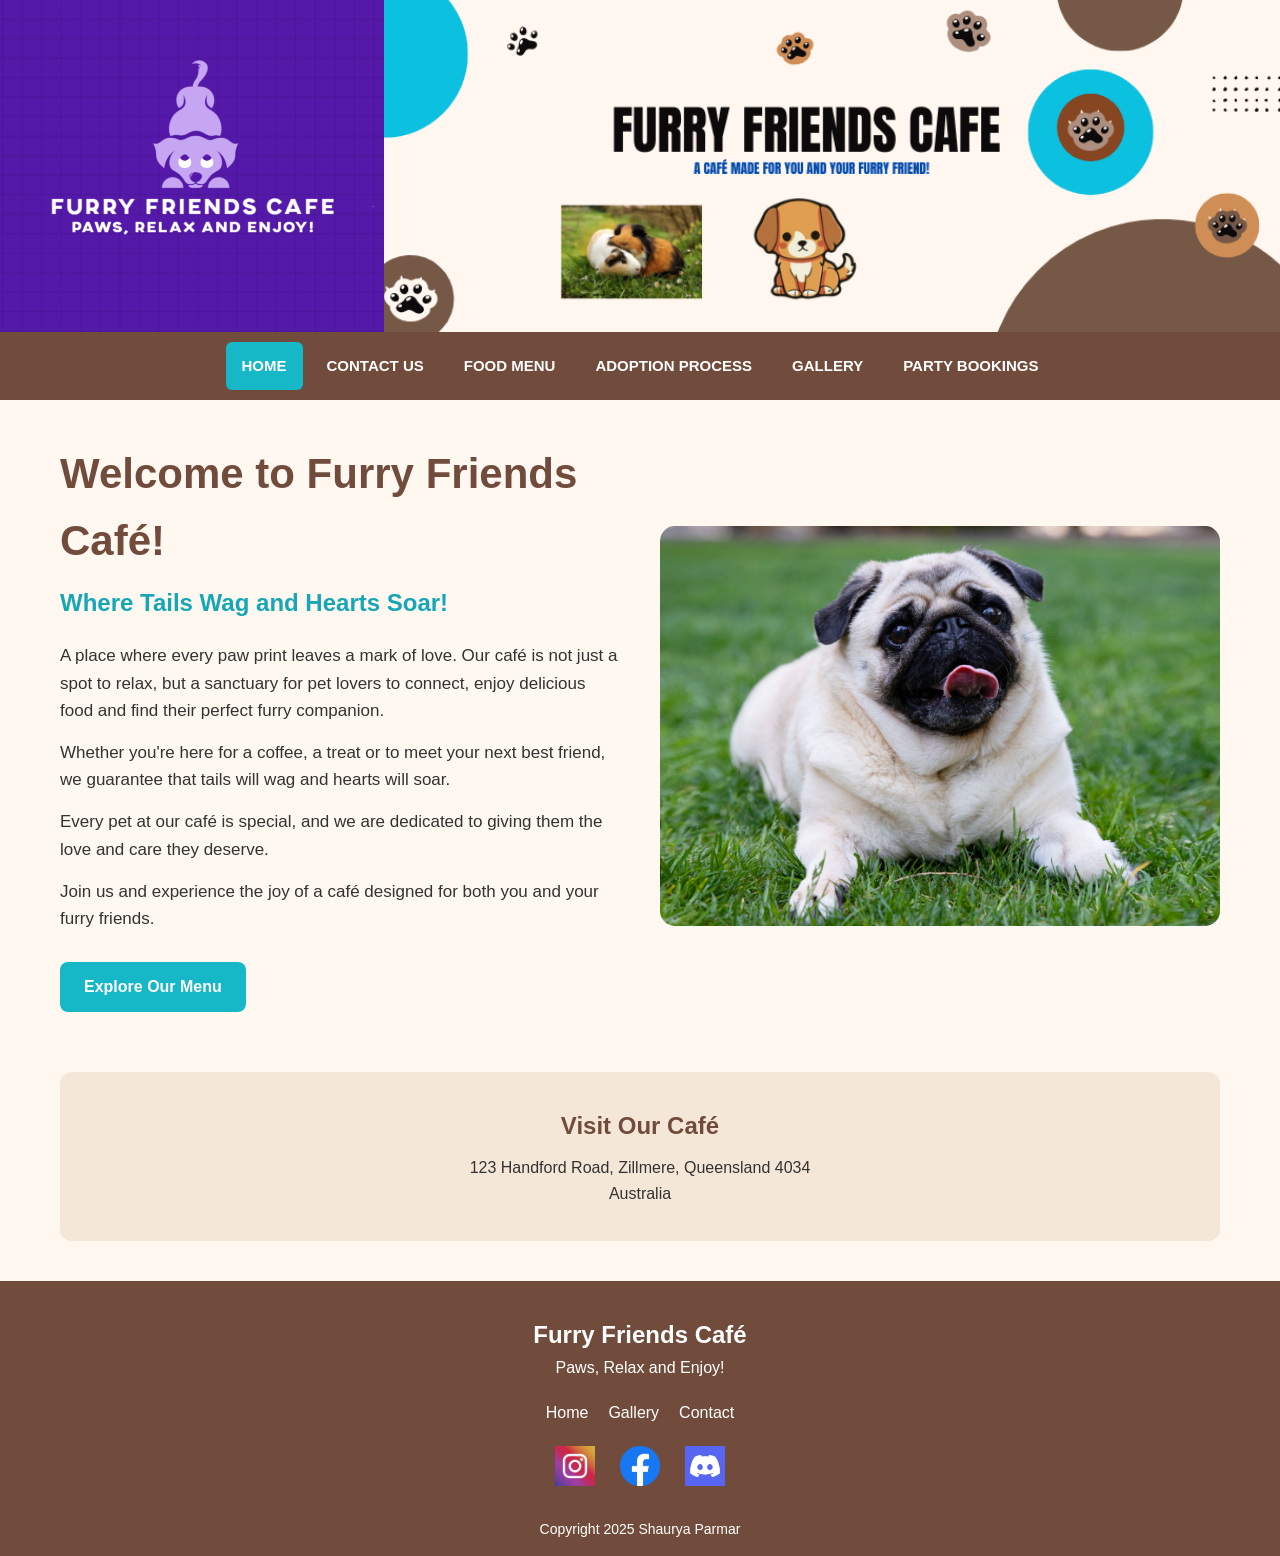
<file: DOGS WEBSITE/index.html>
<!DOCTYPE html>
<html lang="en">

<head>
    <meta charset="UTF-8">
    <meta name="viewport"
          content="width=device-width, initial-scale=1.0">

    <title>Furry Friends Café | Home</title>

    <link rel="stylesheet" href="css/mystyles.css">
</head>

<body>

    <!-- Website Header -->
    <header class="site-header">

        <img
            src="IMAGES/Cafelogo.png"
            alt="Furry Friends Café Logo"
            class="cafe-logo"
        >

        <img
            src="IMAGES/logoandbanner.png"
            alt="Furry Friends Café Banner"
            class="cafe-banner"
        >

    </header>

    <!-- Navigation Bar -->
    <nav class="topnav" aria-label="Main navigation">

        <!-- Hamburger Button -->
        <button
            type="button"
            class="hamburger"
            aria-label="Open navigation menu"
            aria-expanded="false"
            aria-controls="navLinks"
        >
            &#9776;
        </button>

        <!-- Navigation Links -->
        <div class="nav-links" id="navLinks">

            <a href="index.html"
               class="active"
               aria-current="page">
                HOME
            </a>

            <a href="html/contact.html">
                CONTACT US
            </a>

            <a href="html/menu.html">
                FOOD MENU
            </a>

            <a href="html/adopt.html">
                ADOPTION PROCESS
            </a>

            <a href="html/gallery.html">
                GALLERY
            </a>

            <a href="html/party.html">
                PARTY BOOKINGS
            </a>

        </div>

    </nav>

    <!-- Main Content -->
    <main>

        <!-- Welcome Section -->
        <section class="welcome-section">

            <div class="welcome-content">

                <h1>Welcome to Furry Friends Café!</h1>

                <h2>Where Tails Wag and Hearts Soar!</h2>

                <p>
                    A place where every paw print leaves
                    a mark of love. Our café is not just
                    a spot to relax, but a sanctuary for
                    pet lovers to connect, enjoy delicious
                    food and find their perfect furry
                    companion.
                </p>

                <p>
                    Whether you're here for a coffee,
                    a treat or to meet your next best
                    friend, we guarantee that tails
                    will wag and hearts will soar.
                </p>

                <p>
                    Every pet at our café is special,
                    and we are dedicated to giving
                    them the love and care they deserve.
                </p>

                <p>
                    Join us and experience the joy
                    of a café designed for both
                    you and your furry friends.
                </p>

                <a href="html/menu.html" class="btn">
                    Explore Our Menu
                </a>

            </div>

            <!-- Homepage Dog Image -->
            <div class="welcome-image">

                <img
                    src="IMAGES/pug.jpg"
                    alt="Adorable pug relaxing on grass"
                >

            </div>

        </section>

        <!-- Location -->
        <section class="location-section">

            <h2>Visit Our Café</h2>

            <p>
                123 Handford Road, Zillmere,
                Queensland 4034
            </p>

            <p>Australia</p>

        </section>

    </main>

    <!-- Footer -->
    <footer class="site-footer">

        <div class="footer-content">

            <h3>Furry Friends Café</h3>

            <p>Paws, Relax and Enjoy!</p>

            <!-- Footer Links -->
            <div class="footer-links">

                <a href="index.html">Home</a>

                <a href="html/gallery.html">Gallery</a>

                <a href="html/contact.html">Contact</a>

            </div>

            <!-- Social Media -->
            <div class="social-icons">

                <a
                    href="https://www.instagram.com/"
                    aria-label="Instagram"
                >
                    <img
                        src="IMAGES/instagram.jpeg"
                        alt="Instagram"
                    >
                </a>

                <a
                    href="https://www.facebook.com/"
                    aria-label="Facebook"
                >
                    <img
                        src="IMAGES/facebook.png"
                        alt="Facebook"
                    >
                </a>

                <a
                    href="https://discord.com/"
                    aria-label="Discord"
                >
                    <img
                        src="IMAGES/discord.png"
                        alt="Discord"
                    >
                </a>

            </div>

        </div>

        <p class="copyright">
            Copyright 2025 Shaurya Parmar
        </p>

    </footer>

    <!-- Hamburger Menu JavaScript -->
    <script src="js/navbar.js"></script>

</body>
</html>
</file>
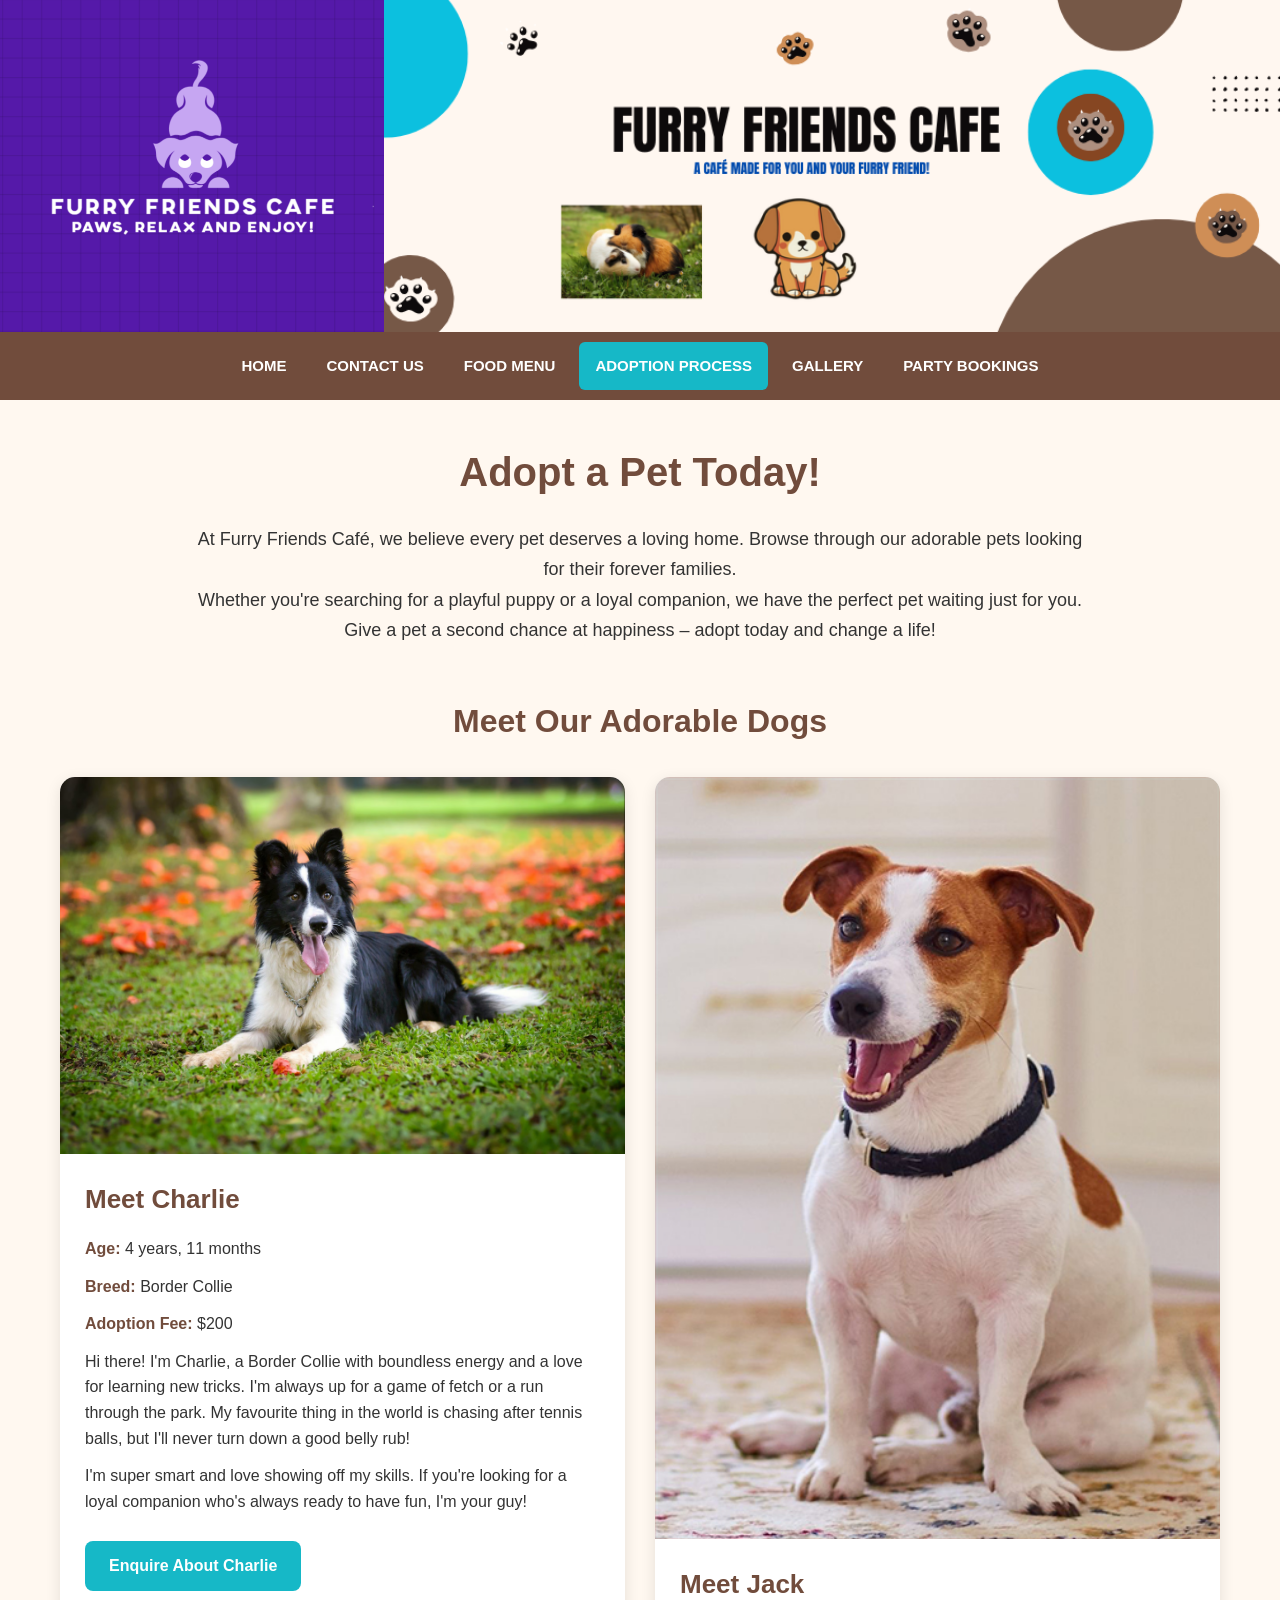
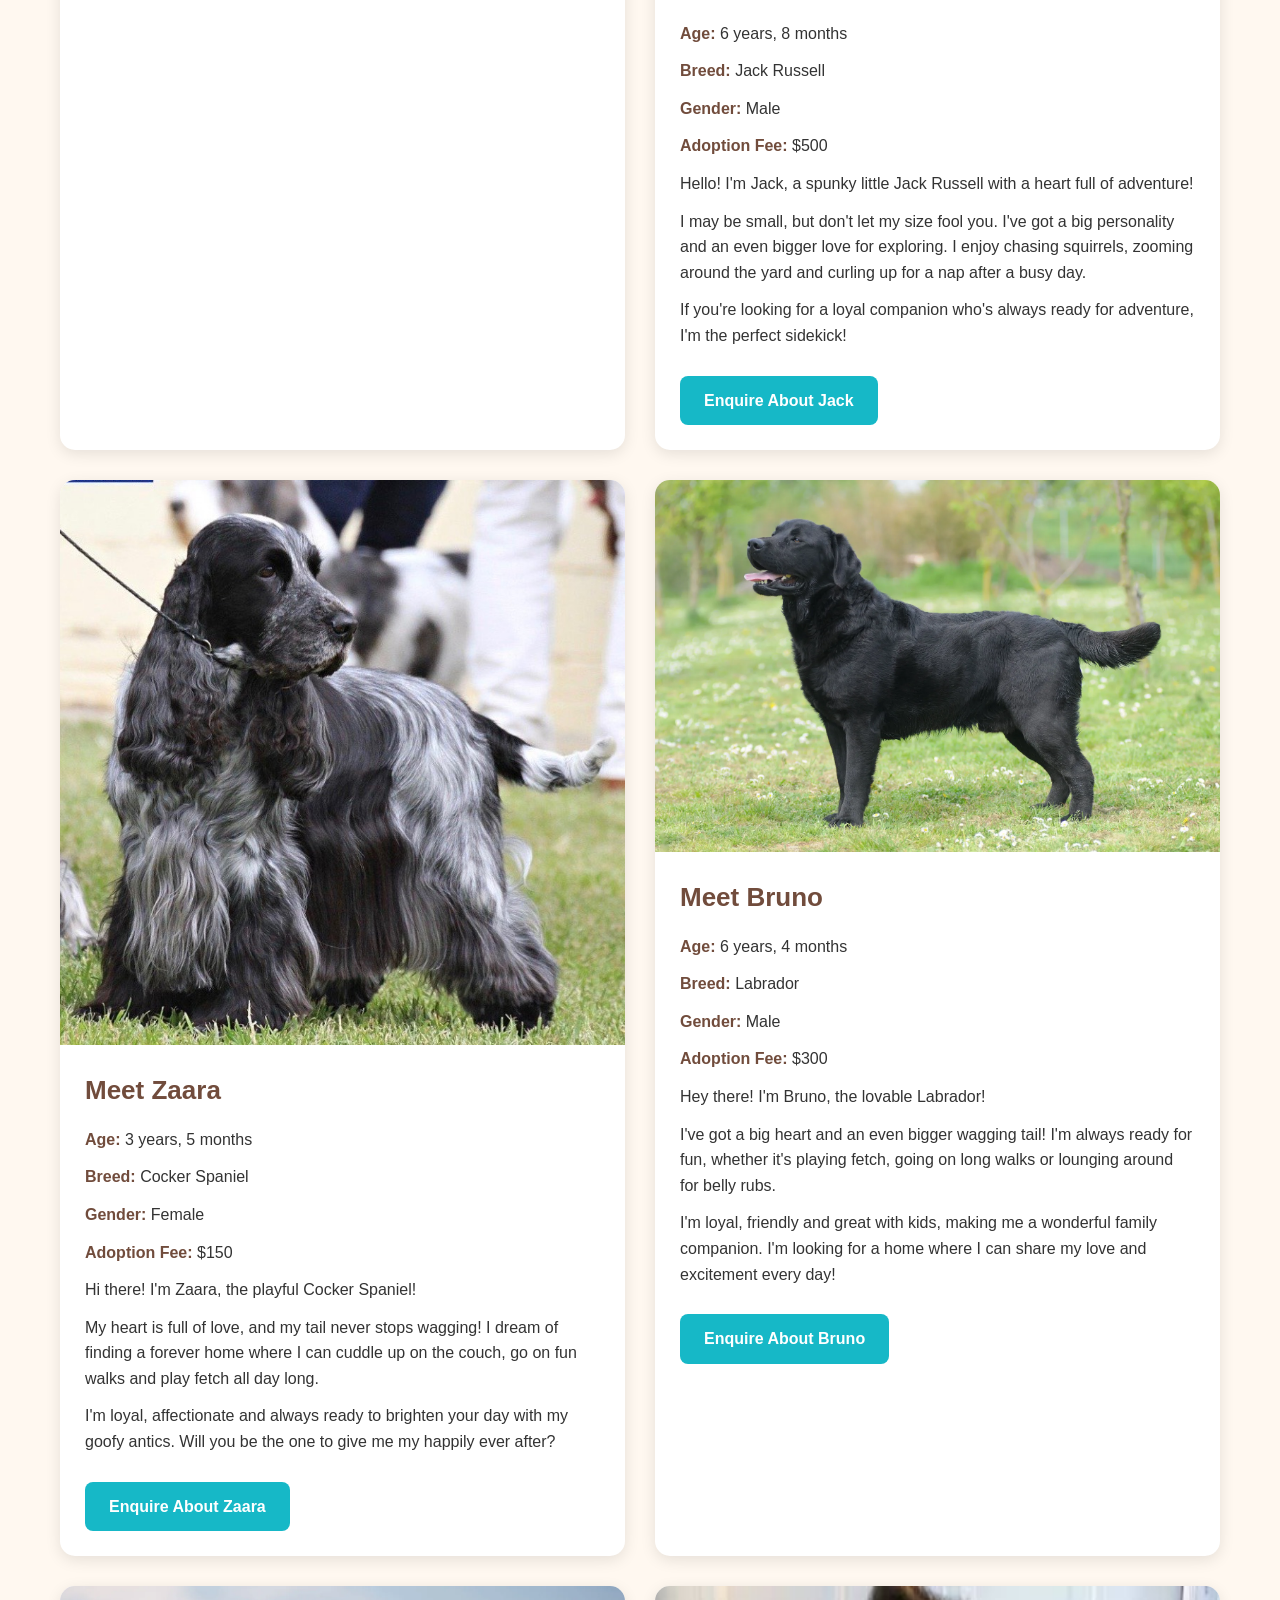
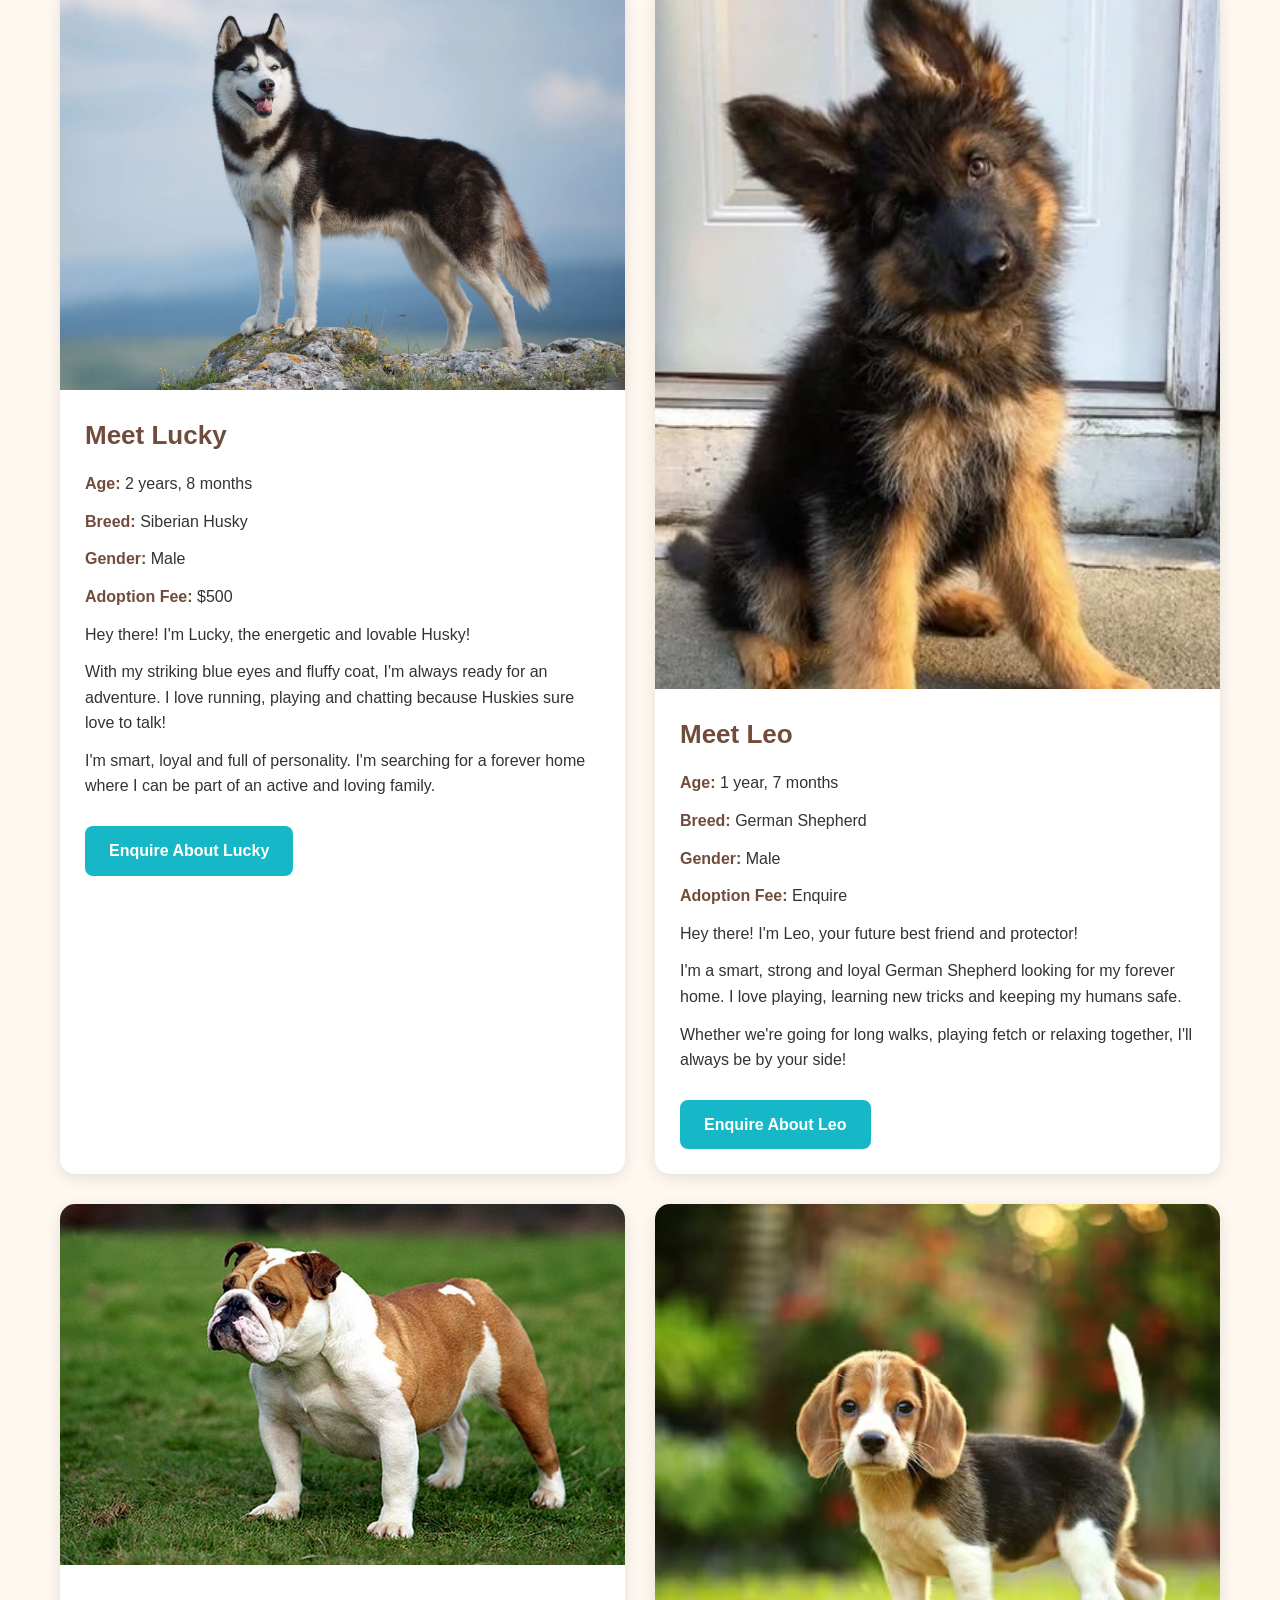
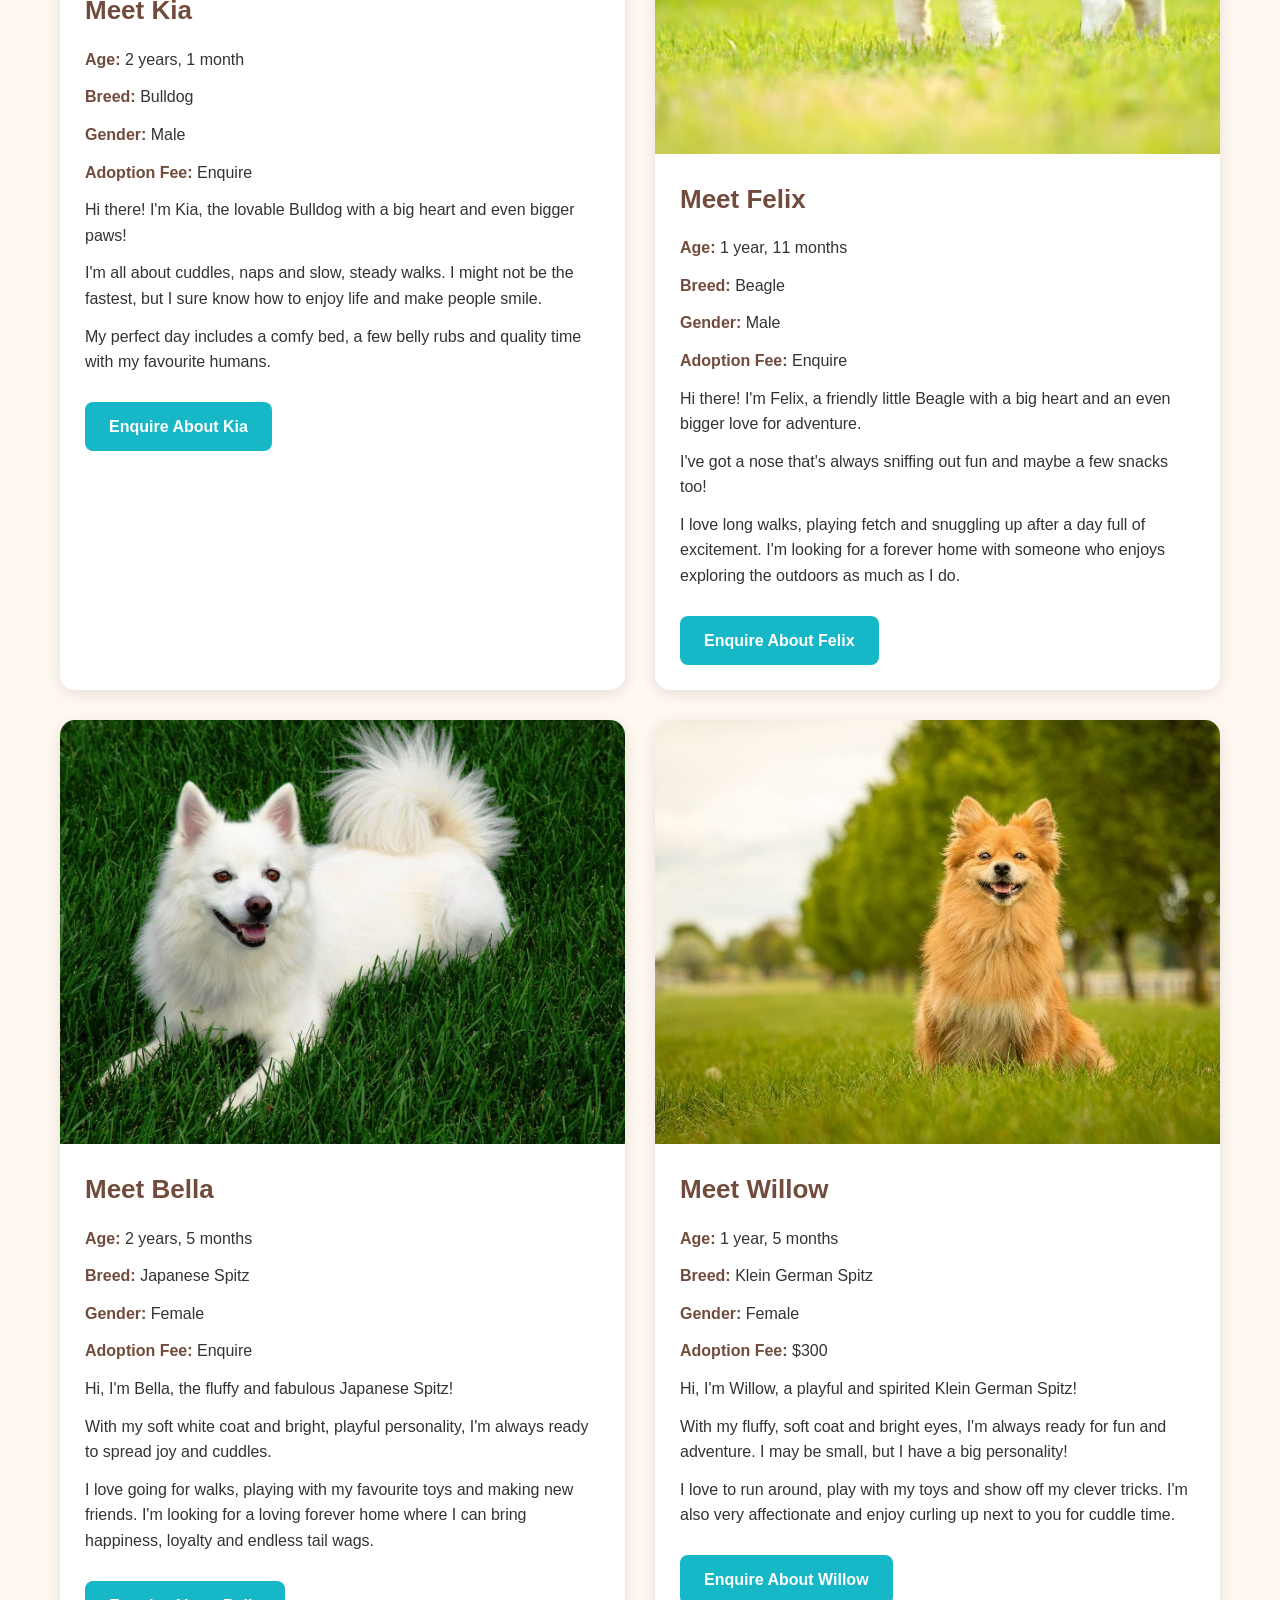
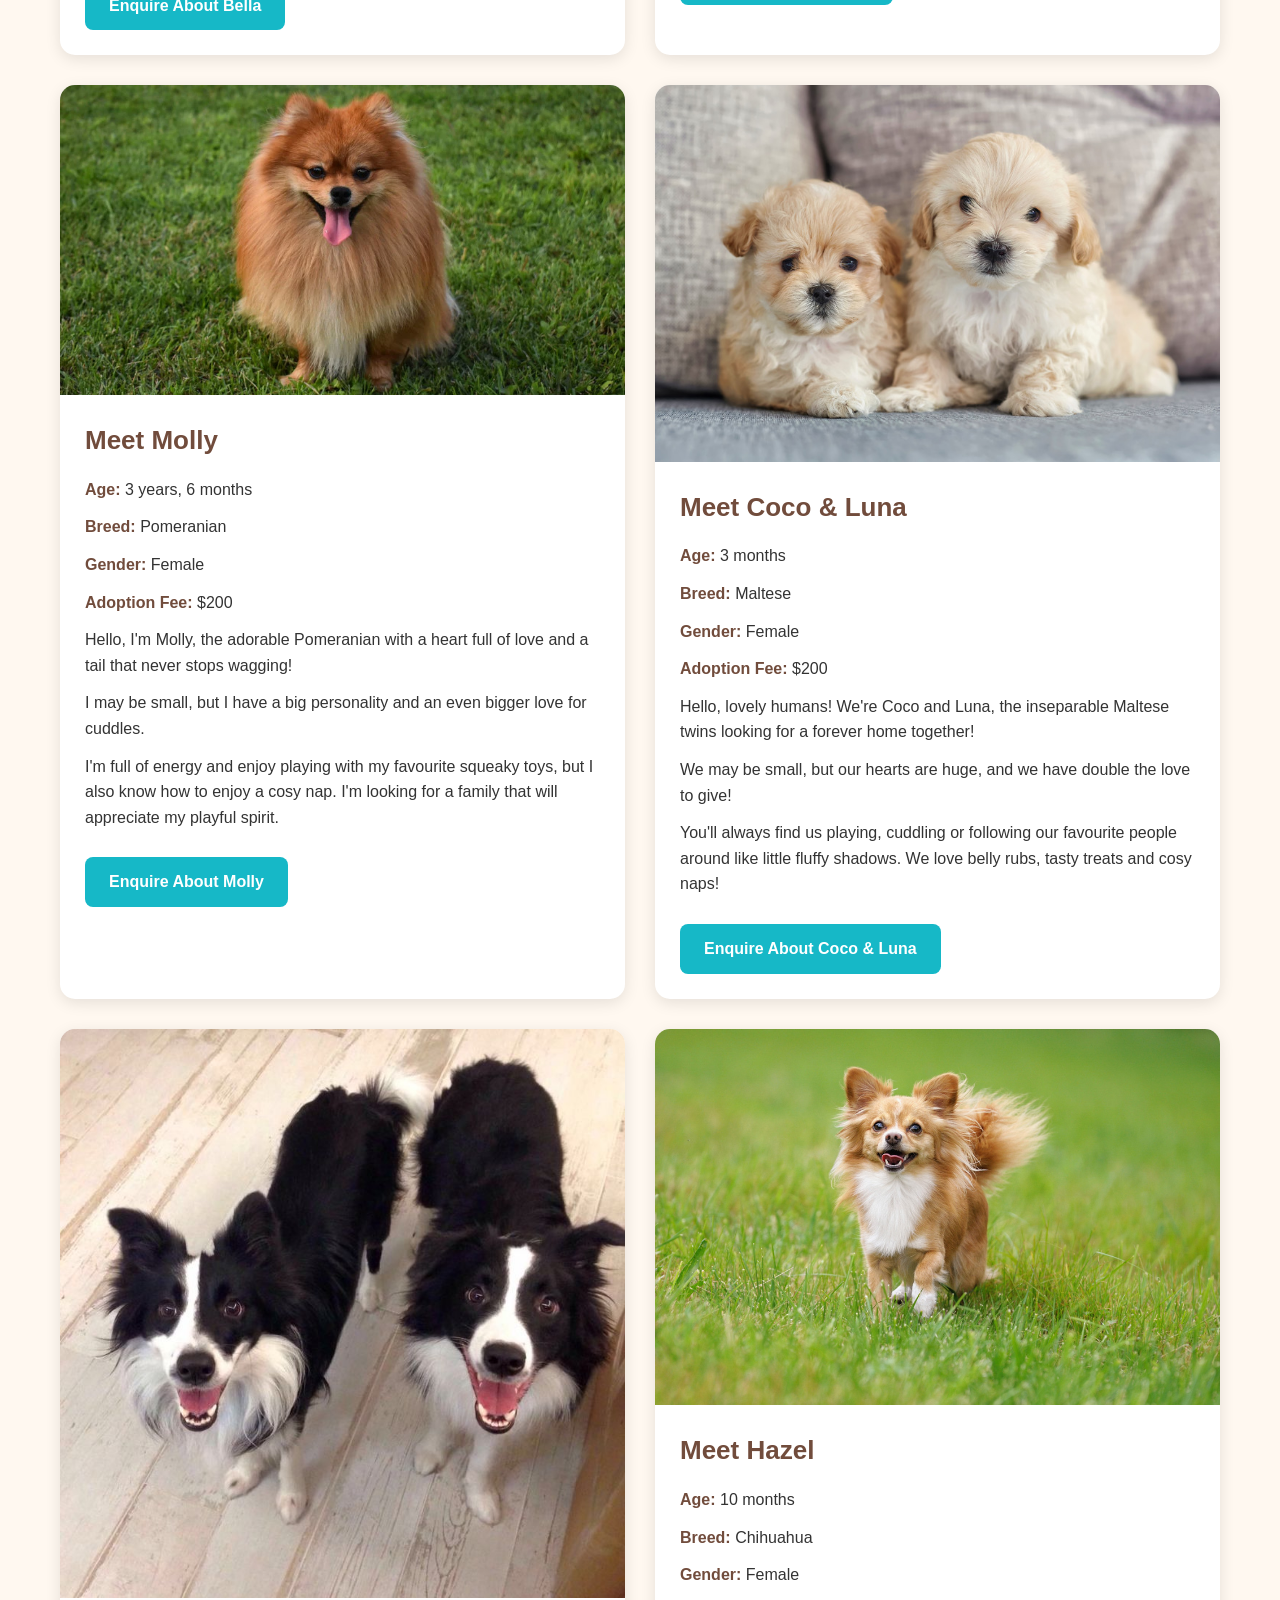
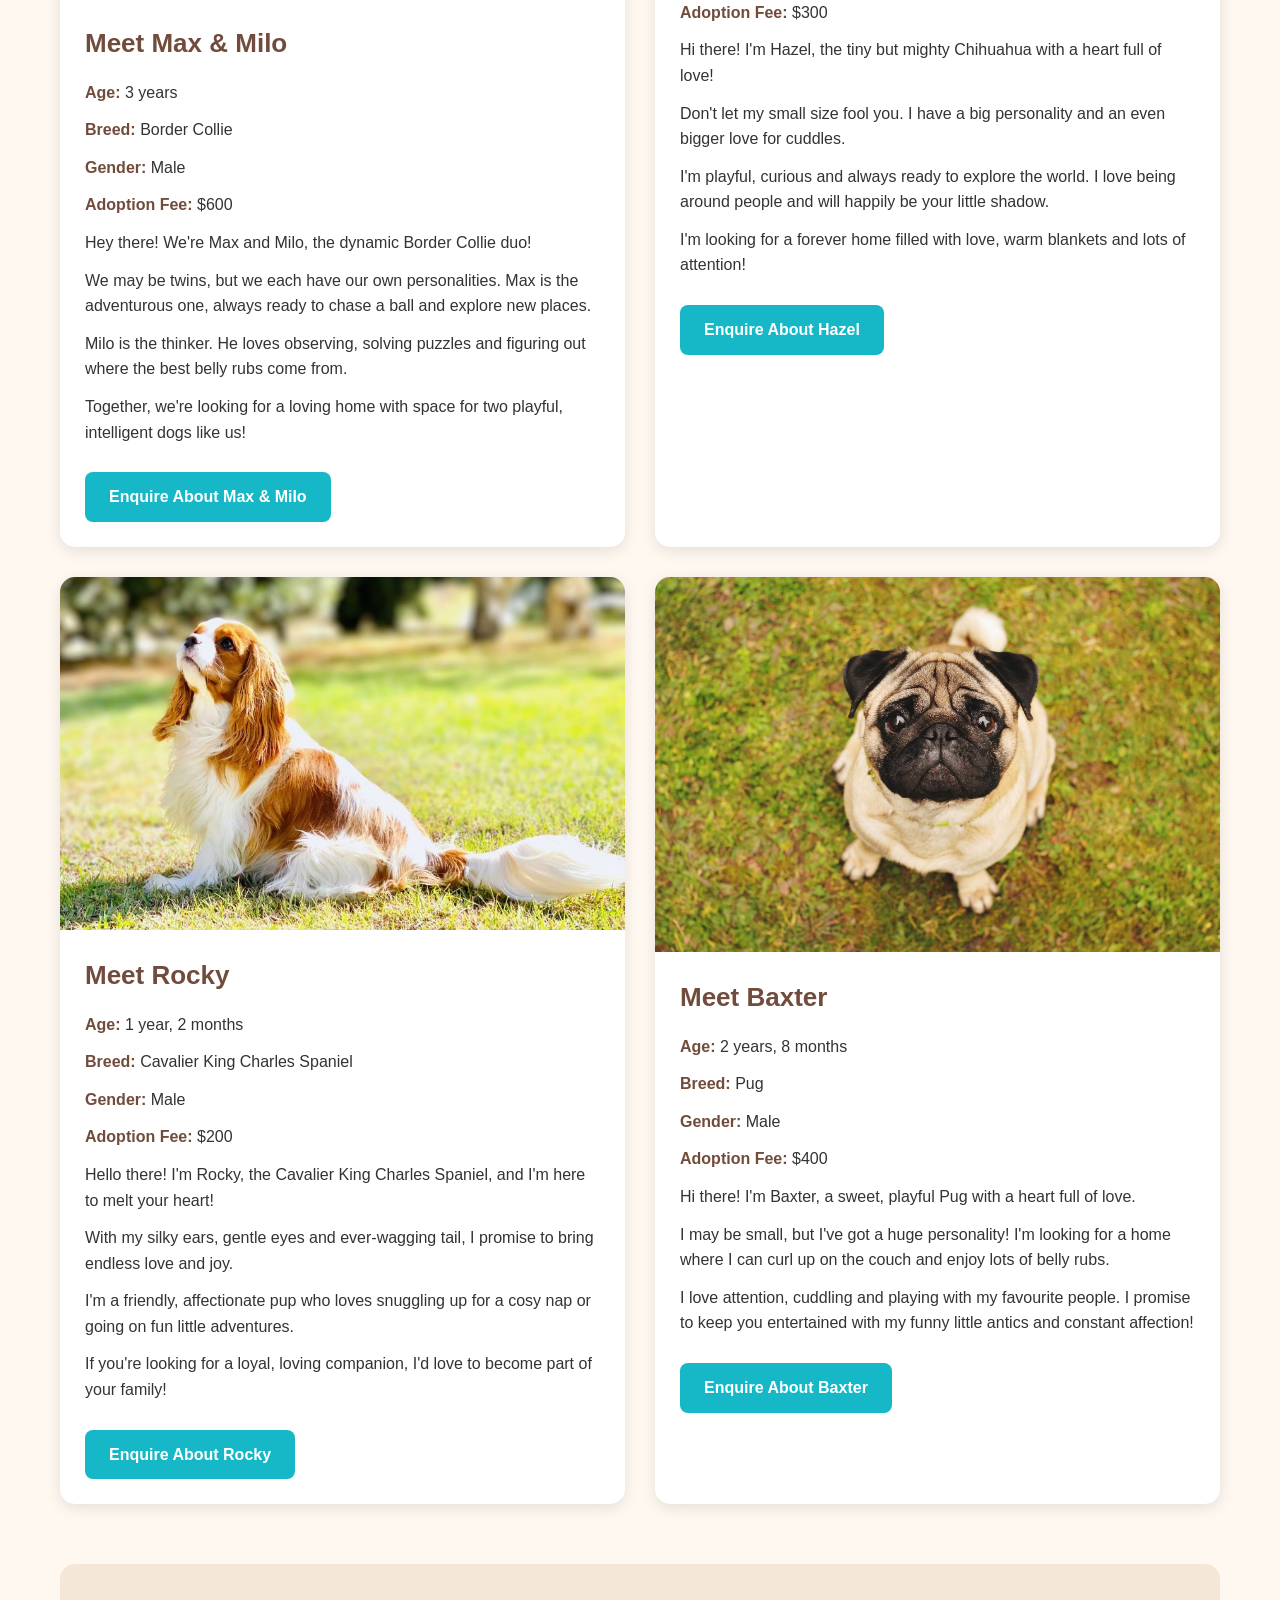
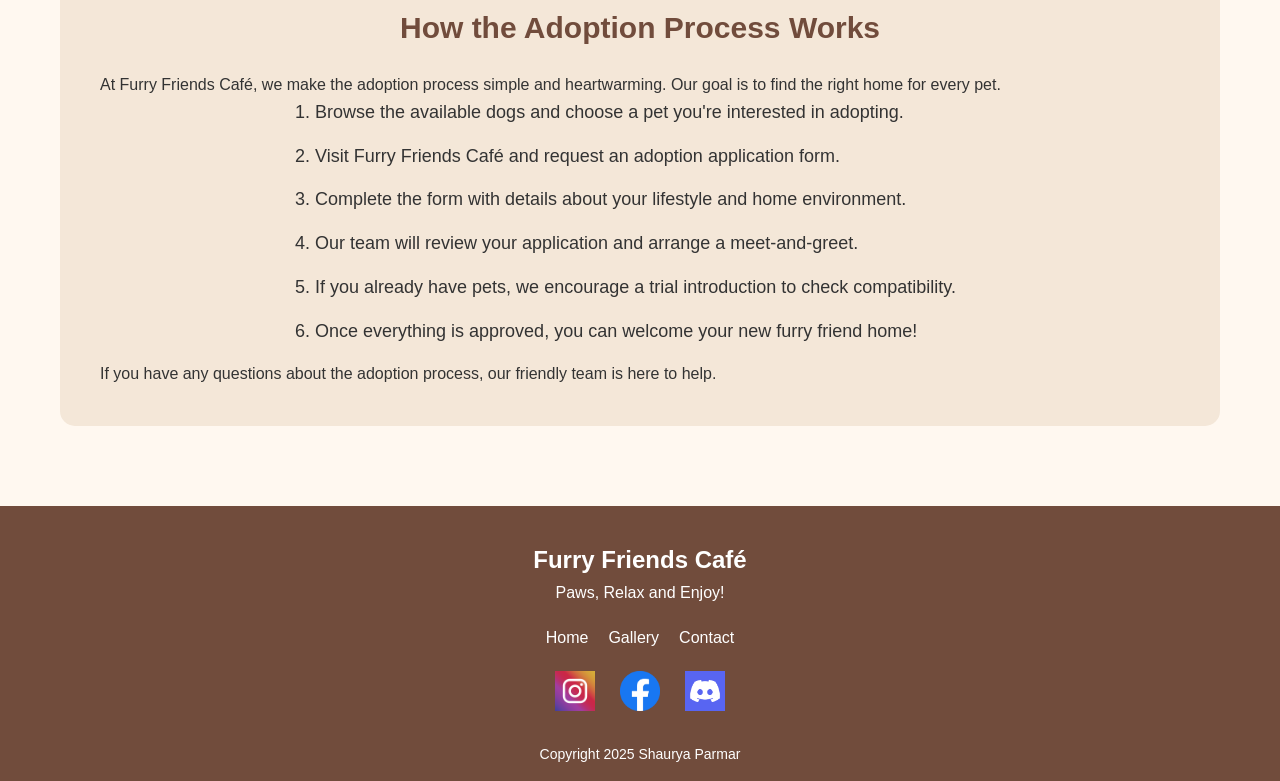
<file: DOGS WEBSITE/html/adopt.html>
<!DOCTYPE html>
<html lang="en">

<head>
    <meta charset="UTF-8">
    <meta name="viewport" content="width=device-width, initial-scale=1.0">
    <title>Adoption Process | Furry Friends Café</title>
    <link rel="stylesheet" href="../css/mystyles.css">
</head>

<body>

    <!-- Website Header -->
    <header class="site-header">
        <img src="../IMAGES/Cafelogo.png"
             alt="Furry Friends Café Logo"
             class="cafe-logo">

        <img src="../IMAGES/logoandbanner.png"
             alt="Furry Friends Café Banner"
             class="cafe-banner">
    </header>

    <!-- Navigation Bar -->
    <nav class="topnav" aria-label="Main navigation">
        <button type="button" class="hamburger"
                aria-label="Open navigation menu"
                aria-expanded="false"
                aria-controls="navLinks">&#9776;</button>

        <div class="nav-links" id="navLinks">
            <a href="../index.html">HOME</a>
            <a href="contact.html">CONTACT US</a>
            <a href="menu.html">FOOD MENU</a>
            <a href="adopt.html" class="active" aria-current="page">ADOPTION PROCESS</a>
            <a href="gallery.html">GALLERY</a>
            <a href="party.html">PARTY BOOKINGS</a>
        </div>
    </nav>

    <main>

        <!-- Adoption Introduction -->
        <section class="adoption-intro">
            <h1>Adopt a Pet Today!</h1>

            <p>
                At Furry Friends Café, we believe every pet deserves
                a loving home. Browse through our adorable pets
                looking for their forever families.
            </p>

            <p>
                Whether you're searching for a playful puppy
                or a loyal companion, we have the perfect pet
                waiting just for you. Give a pet a second chance
                at happiness – adopt today and change a life!
            </p>
        </section>

        <!-- Dog Adoption Profiles -->
        <section class="adoption-section">

            <h2>Meet Our Adorable Dogs</h2>

            <div class="adoption-grid">

                <!-- Charlie -->
                <article class="adoption-card">

                    <img src="../IMAGES/happydog.jpeg"
                         alt="Charlie the Border Collie">

                    <div class="adoption-info">
                        <h3>Meet Charlie</h3>

                        <p><strong>Age:</strong> 4 years, 11 months</p>
                        <p><strong>Breed:</strong> Border Collie</p>
                        <p><strong>Adoption Fee:</strong> $200</p>

                        <p>
                            Hi there! I'm Charlie, a Border Collie
                            with boundless energy and a love for
                            learning new tricks. I'm always up
                            for a game of fetch or a run through
                            the park. My favourite thing in the
                            world is chasing after tennis balls,
                            but I'll never turn down a good
                            belly rub!
                        </p>

                        <p>
                            I'm super smart and love showing
                            off my skills. If you're looking
                            for a loyal companion who's always
                            ready to have fun, I'm your guy!
                        </p>

                        <a href="contact.html" class="btn">
                            Enquire About Charlie
                        </a>
                    </div>
                </article>

                <!-- Jack -->
                <article class="adoption-card">

                    <img src="../IMAGES/jackrussel.jpg"
                         alt="Jack the Jack Russell">

                    <div class="adoption-info">
                        <h3>Meet Jack</h3>

                        <p><strong>Age:</strong> 6 years, 8 months</p>
                        <p><strong>Breed:</strong> Jack Russell</p>
                        <p><strong>Gender:</strong> Male</p>
                        <p><strong>Adoption Fee:</strong> $500</p>

                        <p>
                            Hello! I'm Jack, a spunky little
                            Jack Russell with a heart full
                            of adventure!
                        </p>

                        <p>
                            I may be small, but don't let my
                            size fool you. I've got a big
                            personality and an even bigger
                            love for exploring. I enjoy
                            chasing squirrels, zooming around
                            the yard and curling up for a nap
                            after a busy day.
                        </p>

                        <p>
                            If you're looking for a loyal
                            companion who's always ready
                            for adventure, I'm the perfect
                            sidekick!
                        </p>

                        <a href="contact.html" class="btn">
                            Enquire About Jack
                        </a>
                    </div>
                </article>

                <!-- Zaara -->
                <article class="adoption-card">

                    <img src="../IMAGES/cockerspaniel.jpeg"
                         alt="Zaara the Cocker Spaniel">

                    <div class="adoption-info">
                        <h3>Meet Zaara</h3>

                        <p><strong>Age:</strong> 3 years, 5 months</p>
                        <p><strong>Breed:</strong> Cocker Spaniel</p>
                        <p><strong>Gender:</strong> Female</p>
                        <p><strong>Adoption Fee:</strong> $150</p>

                        <p>
                            Hi there! I'm Zaara, the playful
                            Cocker Spaniel!
                        </p>

                        <p>
                            My heart is full of love, and my
                            tail never stops wagging! I dream
                            of finding a forever home where
                            I can cuddle up on the couch,
                            go on fun walks and play fetch
                            all day long.
                        </p>

                        <p>
                            I'm loyal, affectionate and always
                            ready to brighten your day with
                            my goofy antics. Will you be the
                            one to give me my happily ever after?
                        </p>

                        <a href="contact.html" class="btn">
                            Enquire About Zaara
                        </a>
                    </div>
                </article>

                <!-- Bruno -->
                <article class="adoption-card">

                    <img src="../IMAGES/blacklabrador.jpeg"
                         alt="Bruno the Labrador">

                    <div class="adoption-info">
                        <h3>Meet Bruno</h3>

                        <p><strong>Age:</strong> 6 years, 4 months</p>
                        <p><strong>Breed:</strong> Labrador</p>
                        <p><strong>Gender:</strong> Male</p>
                        <p><strong>Adoption Fee:</strong> $300</p>

                        <p>
                            Hey there! I'm Bruno, the lovable
                            Labrador!
                        </p>

                        <p>
                            I've got a big heart and an even
                            bigger wagging tail! I'm always
                            ready for fun, whether it's
                            playing fetch, going on long
                            walks or lounging around
                            for belly rubs.
                        </p>

                        <p>
                            I'm loyal, friendly and great
                            with kids, making me a wonderful
                            family companion. I'm looking
                            for a home where I can share
                            my love and excitement every day!
                        </p>

                        <a href="contact.html" class="btn">
                            Enquire About Bruno
                        </a>
                    </div>
                </article>

                <!-- Lucky -->
                <article class="adoption-card">

                    <img src="../IMAGES/SiberianHusky"
                         alt="Lucky the Siberian Husky">

                    <div class="adoption-info">
                        <h3>Meet Lucky</h3>

                        <p><strong>Age:</strong> 2 years, 8 months</p>
                        <p><strong>Breed:</strong> Siberian Husky</p>
                        <p><strong>Gender:</strong> Male</p>
                        <p><strong>Adoption Fee:</strong> $500</p>

                        <p>
                            Hey there! I'm Lucky, the energetic
                            and lovable Husky!
                        </p>

                        <p>
                            With my striking blue eyes and
                            fluffy coat, I'm always ready
                            for an adventure. I love running,
                            playing and chatting because
                            Huskies sure love to talk!
                        </p>

                        <p>
                            I'm smart, loyal and full of
                            personality. I'm searching for
                            a forever home where I can
                            be part of an active and loving
                            family.
                        </p>

                        <a href="contact.html" class="btn">
                            Enquire About Lucky
                        </a>
                    </div>
                </article>

                <!-- Leo -->
                <article class="adoption-card">

                    <img src="../IMAGES/babygermanshepard.jpg"
                         alt="Leo the German Shepherd">

                    <div class="adoption-info">
                        <h3>Meet Leo</h3>

                        <p><strong>Age:</strong> 1 year, 7 months</p>
                        <p><strong>Breed:</strong> German Shepherd</p>
                        <p><strong>Gender:</strong> Male</p>
                        <p><strong>Adoption Fee:</strong> Enquire</p>

                        <p>
                            Hey there! I'm Leo, your future
                            best friend and protector!
                        </p>

                        <p>
                            I'm a smart, strong and loyal
                            German Shepherd looking for
                            my forever home. I love
                            playing, learning new tricks
                            and keeping my humans safe.
                        </p>

                        <p>
                            Whether we're going for long
                            walks, playing fetch or relaxing
                            together, I'll always be by
                            your side!
                        </p>

                        <a href="contact.html" class="btn">
                            Enquire About Leo
                        </a>
                    </div>
                </article>

                <!-- Kia -->
                <article class="adoption-card">

                    <img src="../IMAGES/bulldog.jpg"
                         alt="Kia the Bulldog">

                    <div class="adoption-info">
                        <h3>Meet Kia</h3>

                        <p><strong>Age:</strong> 2 years, 1 month</p>
                        <p><strong>Breed:</strong> Bulldog</p>
                        <p><strong>Gender:</strong> Male</p>
                        <p><strong>Adoption Fee:</strong> Enquire</p>

                        <p>
                            Hi there! I'm Kia, the lovable
                            Bulldog with a big heart
                            and even bigger paws!
                        </p>

                        <p>
                            I'm all about cuddles, naps
                            and slow, steady walks.
                            I might not be the fastest,
                            but I sure know how to enjoy
                            life and make people smile.
                        </p>

                        <p>
                            My perfect day includes a comfy
                            bed, a few belly rubs and
                            quality time with my favourite
                            humans.
                        </p>

                        <a href="contact.html" class="btn">
                            Enquire About Kia
                        </a>
                    </div>
                </article>

                <!-- Felix -->
                <article class="adoption-card">

                    <img src="../IMAGES/beaglepuppy.jpeg"
                         alt="Felix the Beagle">

                    <div class="adoption-info">
                        <h3>Meet Felix</h3>

                        <p><strong>Age:</strong> 1 year, 11 months</p>
                        <p><strong>Breed:</strong> Beagle</p>
                        <p><strong>Gender:</strong> Male</p>
                        <p><strong>Adoption Fee:</strong> Enquire</p>

                        <p>
                            Hi there! I'm Felix, a friendly
                            little Beagle with a big heart
                            and an even bigger love
                            for adventure.
                        </p>

                        <p>
                            I've got a nose that's always
                            sniffing out fun and maybe
                            a few snacks too!
                        </p>

                        <p>
                            I love long walks, playing fetch
                            and snuggling up after a day
                            full of excitement. I'm looking
                            for a forever home with someone
                            who enjoys exploring the outdoors
                            as much as I do.
                        </p>

                        <a href="contact.html" class="btn">
                            Enquire About Felix
                        </a>
                    </div>
                </article>

                <!-- Bella -->
                <article class="adoption-card">

                    <img src="../IMAGES/penny.jpg"
                         alt="Bella the Japanese Spitz">

                    <div class="adoption-info">
                        <h3>Meet Bella</h3>

                        <p><strong>Age:</strong> 2 years, 5 months</p>
                        <p><strong>Breed:</strong> Japanese Spitz</p>
                        <p><strong>Gender:</strong> Female</p>
                        <p><strong>Adoption Fee:</strong> Enquire</p>

                        <p>
                            Hi, I'm Bella, the fluffy
                            and fabulous Japanese Spitz!
                        </p>

                        <p>
                            With my soft white coat and
                            bright, playful personality,
                            I'm always ready to spread
                            joy and cuddles.
                        </p>

                        <p>
                            I love going for walks,
                            playing with my favourite toys
                            and making new friends.
                            I'm looking for a loving
                            forever home where I can
                            bring happiness, loyalty
                            and endless tail wags.
                        </p>

                        <a href="contact.html" class="btn">
                            Enquire About Bella
                        </a>
                    </div>
                </article>

                <!-- Willow -->
                <article class="adoption-card">

                    <img src="../IMAGES/KlienGermanSpitz.jpg"
                         alt="Willow the Klein German Spitz">

                    <div class="adoption-info">
                        <h3>Meet Willow</h3>

                        <p><strong>Age:</strong> 1 year, 5 months</p>
                        <p><strong>Breed:</strong> Klein German Spitz</p>
                        <p><strong>Gender:</strong> Female</p>
                        <p><strong>Adoption Fee:</strong> $300</p>

                        <p>
                            Hi, I'm Willow, a playful
                            and spirited Klein German Spitz!
                        </p>

                        <p>
                            With my fluffy, soft coat and
                            bright eyes, I'm always ready
                            for fun and adventure. I may
                            be small, but I have a
                            big personality!
                        </p>

                        <p>
                            I love to run around, play
                            with my toys and show off
                            my clever tricks. I'm also
                            very affectionate and enjoy
                            curling up next to you
                            for cuddle time.
                        </p>

                        <a href="contact.html" class="btn">
                            Enquire About Willow
                        </a>
                    </div>
                </article>

                <!-- Molly -->
                <article class="adoption-card">

                    <img src="../IMAGES/Pomeranian.jpeg"
                         alt="Molly the Pomeranian">

                    <div class="adoption-info">
                        <h3>Meet Molly</h3>

                        <p><strong>Age:</strong> 3 years, 6 months</p>
                        <p><strong>Breed:</strong> Pomeranian</p>
                        <p><strong>Gender:</strong> Female</p>
                        <p><strong>Adoption Fee:</strong> $200</p>

                        <p>
                            Hello, I'm Molly, the adorable
                            Pomeranian with a heart full
                            of love and a tail that
                            never stops wagging!
                        </p>

                        <p>
                            I may be small, but I have
                            a big personality and an
                            even bigger love for cuddles.
                        </p>

                        <p>
                            I'm full of energy and enjoy
                            playing with my favourite
                            squeaky toys, but I also
                            know how to enjoy a cosy nap.
                            I'm looking for a family
                            that will appreciate my
                            playful spirit.
                        </p>

                        <a href="contact.html" class="btn">
                            Enquire About Molly
                        </a>
                    </div>
                </article>

                <!-- Coco and Luna -->
                <article class="adoption-card">

                    <img src="../IMAGES/twinmaltese.jpeg"
                         alt="Coco and Luna the Maltese dogs">

                    <div class="adoption-info">
                        <h3>Meet Coco &amp; Luna</h3>

                        <p><strong>Age:</strong> 3 months</p>
                        <p><strong>Breed:</strong> Maltese</p>
                        <p><strong>Gender:</strong> Female</p>
                        <p><strong>Adoption Fee:</strong> $200</p>

                        <p>
                            Hello, lovely humans!
                            We're Coco and Luna,
                            the inseparable Maltese
                            twins looking for a
                            forever home together!
                        </p>

                        <p>
                            We may be small, but our
                            hearts are huge, and we
                            have double the love to give!
                        </p>

                        <p>
                            You'll always find us playing,
                            cuddling or following our
                            favourite people around like
                            little fluffy shadows.
                            We love belly rubs,
                            tasty treats and cosy naps!
                        </p>

                        <a href="contact.html" class="btn">
                            Enquire About Coco &amp; Luna
                        </a>
                    </div>
                </article>

                <!-- Max and Milo -->
                <article class="adoption-card">

                    <img src="../IMAGES/twindogs.jpeg"
                         alt="Max and Milo the Border Collies">

                    <div class="adoption-info">
                        <h3>Meet Max &amp; Milo</h3>

                        <p><strong>Age:</strong> 3 years</p>
                        <p><strong>Breed:</strong> Border Collie</p>
                        <p><strong>Gender:</strong> Male</p>
                        <p><strong>Adoption Fee:</strong> $600</p>

                        <p>
                            Hey there! We're Max and Milo,
                            the dynamic Border Collie duo!
                        </p>

                        <p>
                            We may be twins, but we each
                            have our own personalities.
                            Max is the adventurous one,
                            always ready to chase a ball
                            and explore new places.
                        </p>

                        <p>
                            Milo is the thinker. He loves
                            observing, solving puzzles
                            and figuring out where the
                            best belly rubs come from.
                        </p>

                        <p>
                            Together, we're looking for
                            a loving home with space
                            for two playful, intelligent
                            dogs like us!
                        </p>

                        <a href="contact.html" class="btn">
                            Enquire About Max &amp; Milo
                        </a>
                    </div>
                </article>

                <!-- Hazel -->
                <article class="adoption-card">

                    <img src="../IMAGES/chihuahua.jpeg"
                         alt="Hazel the Chihuahua">

                    <div class="adoption-info">
                        <h3>Meet Hazel</h3>

                        <p><strong>Age:</strong> 10 months</p>
                        <p><strong>Breed:</strong> Chihuahua</p>
                        <p><strong>Gender:</strong> Female</p>
                        <p><strong>Adoption Fee:</strong> $300</p>

                        <p>
                            Hi there! I'm Hazel, the
                            tiny but mighty Chihuahua
                            with a heart full of love!
                        </p>

                        <p>
                            Don't let my small size fool
                            you. I have a big personality
                            and an even bigger love
                            for cuddles.
                        </p>

                        <p>
                            I'm playful, curious and
                            always ready to explore
                            the world. I love being
                            around people and will
                            happily be your little shadow.
                        </p>

                        <p>
                            I'm looking for a forever home
                            filled with love, warm blankets
                            and lots of attention!
                        </p>

                        <a href="contact.html" class="btn">
                            Enquire About Hazel
                        </a>
                    </div>
                </article>

                <!-- Rocky -->
                <article class="adoption-card">

                    <img src="../IMAGES/CavalierKingCharlesSpaniel.jpeg"
                         alt="Rocky the Cavalier King Charles Spaniel">

                    <div class="adoption-info">
                        <h3>Meet Rocky</h3>

                        <p><strong>Age:</strong> 1 year, 2 months</p>
                        <p><strong>Breed:</strong> Cavalier King Charles Spaniel</p>
                        <p><strong>Gender:</strong> Male</p>
                        <p><strong>Adoption Fee:</strong> $200</p>

                        <p>
                            Hello there! I'm Rocky,
                            the Cavalier King Charles
                            Spaniel, and I'm here
                            to melt your heart!
                        </p>

                        <p>
                            With my silky ears,
                            gentle eyes and ever-wagging
                            tail, I promise to bring
                            endless love and joy.
                        </p>

                        <p>
                            I'm a friendly, affectionate
                            pup who loves snuggling up
                            for a cosy nap or going
                            on fun little adventures.
                        </p>

                        <p>
                            If you're looking for a loyal,
                            loving companion, I'd love
                            to become part of your family!
                        </p>

                        <a href="contact.html" class="btn">
                            Enquire About Rocky
                        </a>
                    </div>
                </article>

                <!-- Baxter -->
                <article class="adoption-card">

                    <img src="../IMAGES/puggy.jpeg"
                         alt="Baxter the Pug">

                    <div class="adoption-info">
                        <h3>Meet Baxter</h3>

                        <p><strong>Age:</strong> 2 years, 8 months</p>
                        <p><strong>Breed:</strong> Pug</p>
                        <p><strong>Gender:</strong> Male</p>
                        <p><strong>Adoption Fee:</strong> $400</p>

                        <p>
                            Hi there! I'm Baxter,
                            a sweet, playful Pug
                            with a heart full of love.
                        </p>

                        <p>
                            I may be small, but I've
                            got a huge personality!
                            I'm looking for a home
                            where I can curl up on
                            the couch and enjoy
                            lots of belly rubs.
                        </p>

                        <p>
                            I love attention, cuddling
                            and playing with my favourite
                            people. I promise to keep
                            you entertained with my
                            funny little antics and
                            constant affection!
                        </p>

                        <a href="contact.html" class="btn">
                            Enquire About Baxter
                        </a>
                    </div>
                </article>

            </div>
        </section>

        <!-- Adoption Process -->
        <section class="adoption-process">

            <h2>How the Adoption Process Works</h2>

            <p>
                At Furry Friends Café, we make the
                adoption process simple and heartwarming.
                Our goal is to find the right home
                for every pet.
            </p>

            <ol>
                <li>
                    Browse the available dogs and choose
                    a pet you're interested in adopting.
                </li>

                <li>
                    Visit Furry Friends Café and request
                    an adoption application form.
                </li>

                <li>
                    Complete the form with details about
                    your lifestyle and home environment.
                </li>

                <li>
                    Our team will review your application
                    and arrange a meet-and-greet.
                </li>

                <li>
                    If you already have pets, we encourage
                    a trial introduction to check compatibility.
                </li>

                <li>
                    Once everything is approved,
                    you can welcome your new
                    furry friend home!
                </li>
            </ol>

            <p>
                If you have any questions about
                the adoption process, our friendly
                team is here to help.
            </p>

        </section>

    </main>

    <!-- Footer -->
    <footer class="site-footer">

        <div class="footer-content">

            <h3>Furry Friends Café</h3>
            <p>Paws, Relax and Enjoy!</p>

            <div class="footer-links">
                <a href="../index.html">Home</a>
                <a href="gallery.html">Gallery</a>
                <a href="contact.html">Contact</a>
            </div>

            <div class="social-icons">

                <a href="https://www.instagram.com/"
                   aria-label="Instagram">
                    <img src="../IMAGES/instagram.jpeg"
                         alt="Instagram">
                </a>

                <a href="https://www.facebook.com/"
                   aria-label="Facebook">
                    <img src="../IMAGES/facebook.png"
                         alt="Facebook">
                </a>

                <a href="https://discord.com/"
                   aria-label="Discord">
                    <img src="../IMAGES/discord.png"
                         alt="Discord">
                </a>

            </div>
        </div>

        <p class="copyright">
            Copyright 2025 Shaurya Parmar
        </p>

    </footer>

    <!-- Shared hamburger / close-button behaviour -->
    <script src="../js/navbar.js"></script>

</body>
</html>
</file>
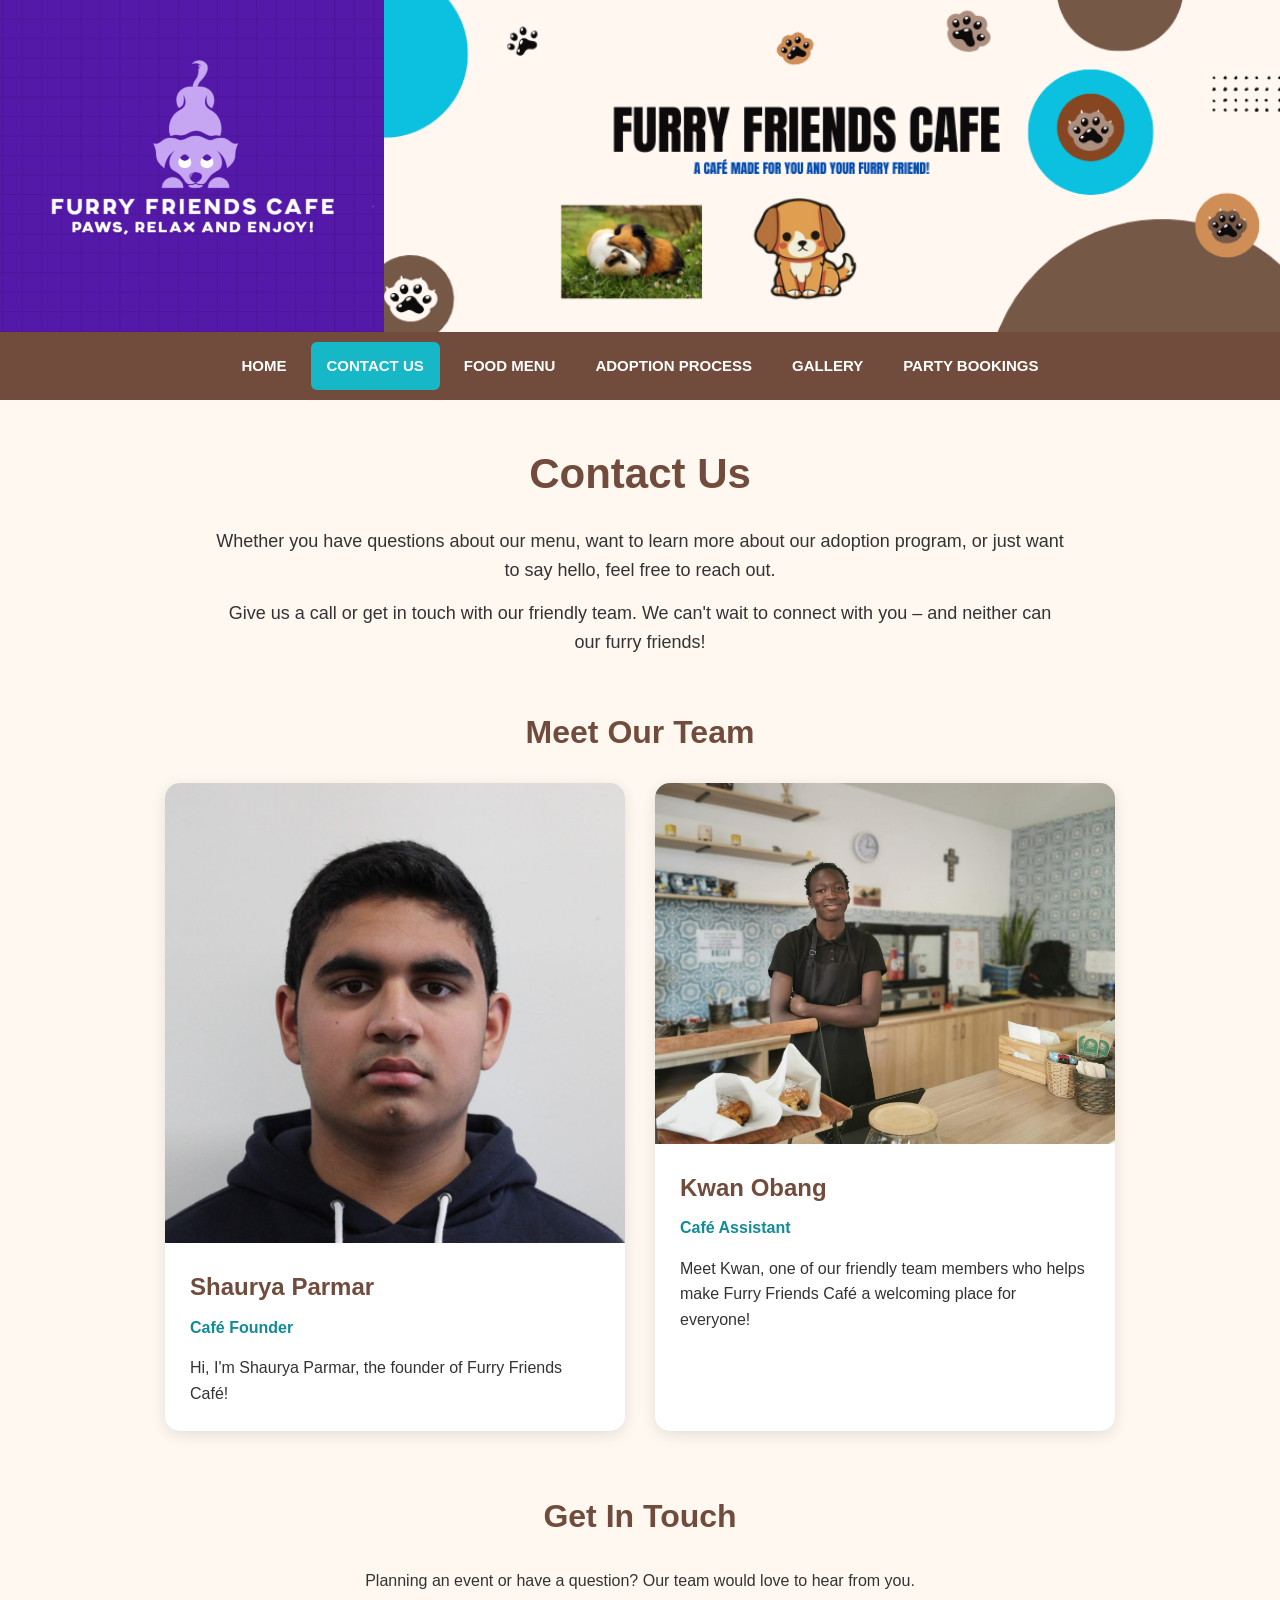
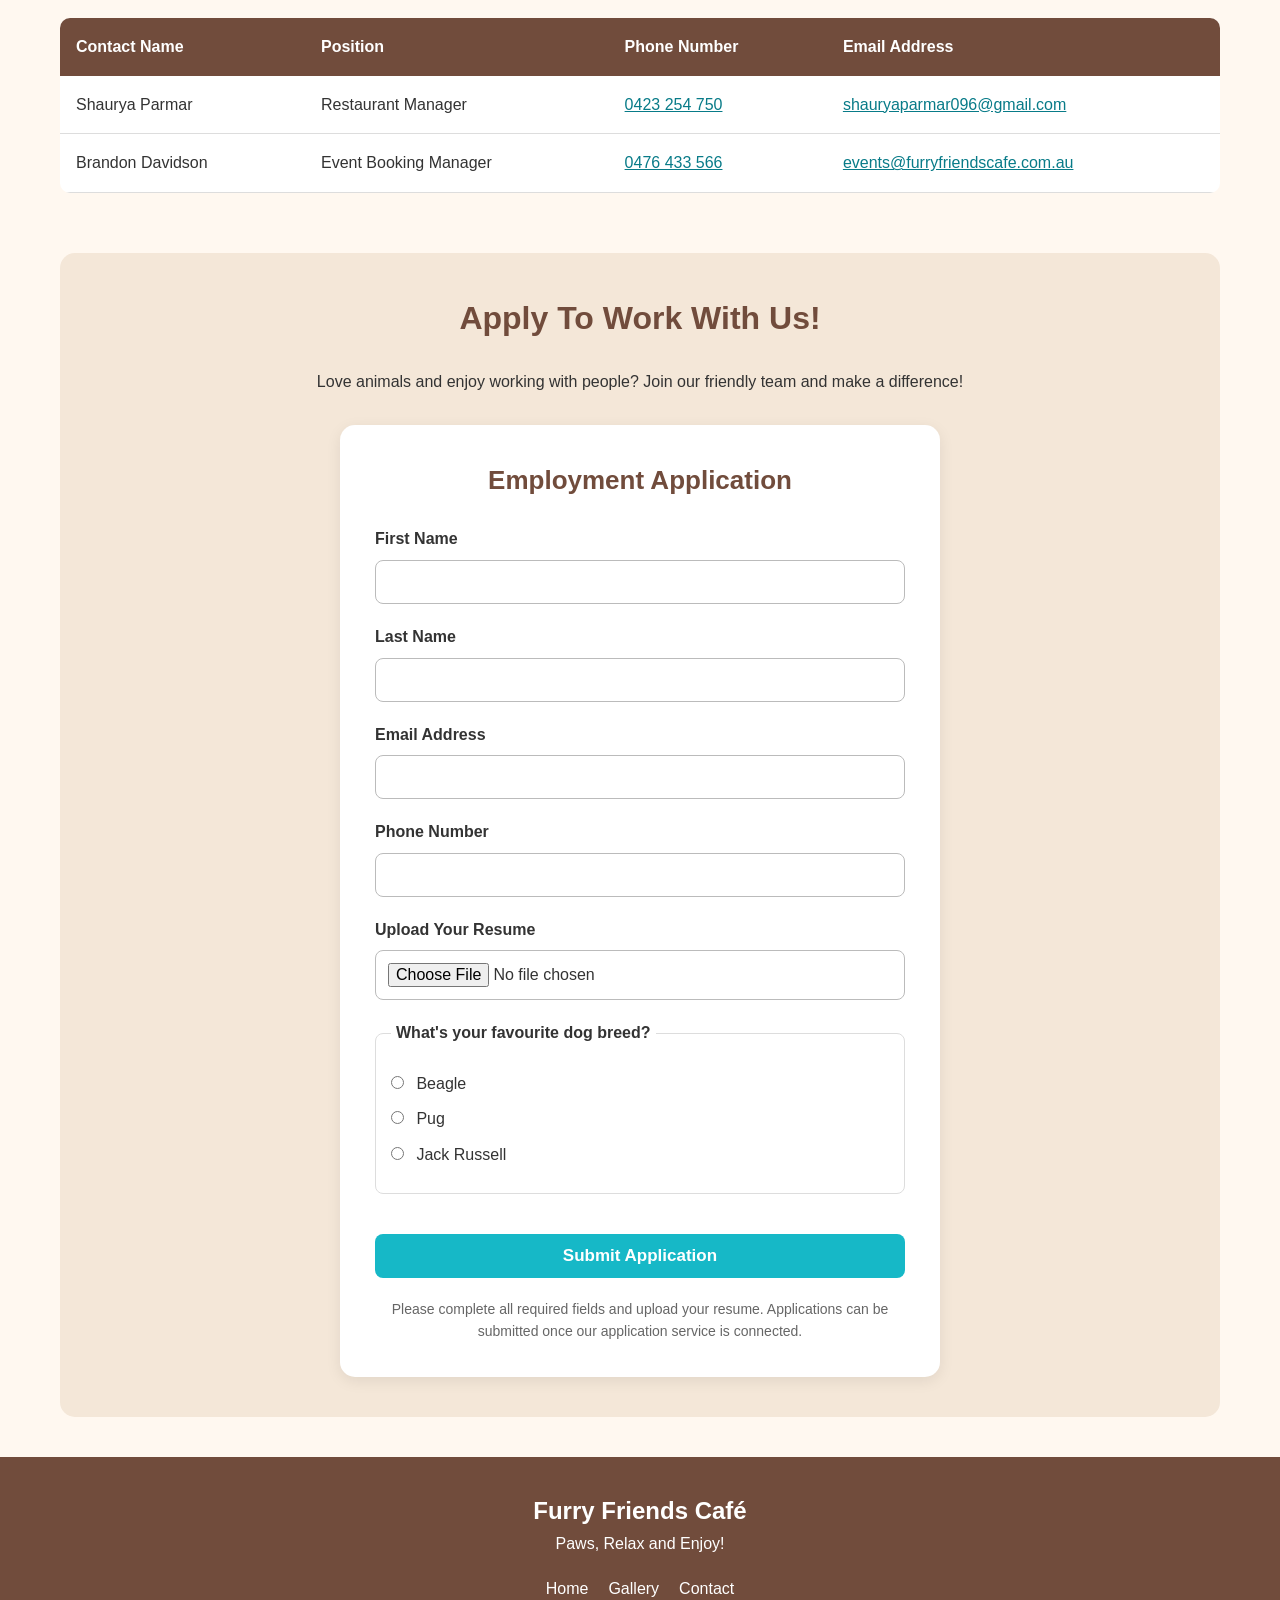
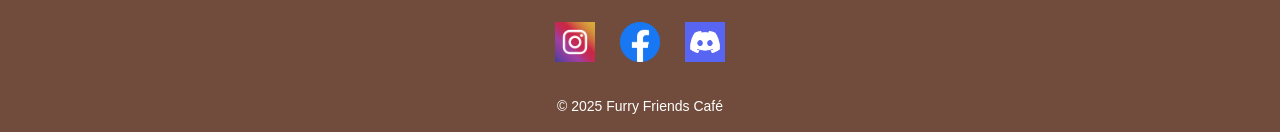
<file: DOGS WEBSITE/html/contact.html>
<!DOCTYPE html>
<html lang="en">
<head>
    <meta charset="UTF-8">
    <meta name="viewport" content="width=device-width, initial-scale=1.0">
    <title>Contact Us | Furry Friends Café</title>
    <link rel="stylesheet" href="../css/mystyles.css">
</head>

<body>

    <!-- Header -->
    <header class="site-header">
        <img
            src="../IMAGES/Cafelogo.png"
            alt="Furry Friends Café Logo"
            class="cafe-logo"
        >

        <img
            src="../IMAGES/logoandbanner.png"
            alt="Furry Friends Café Banner"
            class="cafe-banner"
        >
    </header>

    <!-- Navigation Bar -->
        <!-- Responsive Navigation -->
    <nav class="topnav" aria-label="Main navigation">
        <button type="button" class="hamburger"
                aria-label="Open navigation menu"
                aria-expanded="false" aria-controls="navLinks">&#9776;</button>
        <div class="nav-links" id="navLinks">
            <a href="../index.html">HOME</a>
            <a href="contact.html" class="active" aria-current="page">CONTACT US</a>
            <a href="menu.html">FOOD MENU</a>
            <a href="adopt.html">ADOPTION PROCESS</a>
            <a href="gallery.html">GALLERY</a>
            <a href="party.html">PARTY BOOKINGS</a>
        </div>
    </nav>

    <main>

        <!-- Contact Introduction -->
        <section class="contact-intro">
            <h1>Contact Us</h1>

            <p>
                Whether you have questions about our menu,
                want to learn more about our adoption program,
                or just want to say hello, feel free to reach out.
            </p>

            <p>
                Give us a call or get in touch with our friendly team.
                We can't wait to connect with you – and neither can
                our furry friends!
            </p>
        </section>

        <!-- Meet Our Team -->
        <section class="team-section">

            <h2>Meet Our Team</h2>

            <div class="team-grid">

                <article class="team-card">
                    <img
                        src="../IMAGES/shaurya.jpeg"
                        alt="Shaurya Parmar"
                    >

                    <div class="team-info">
                        <h3>Shaurya Parmar</h3>
                        <p class="team-role">Café Founder</p>

                        <p>
                            Hi, I'm Shaurya Parmar, the founder
                            of Furry Friends Café!
                        </p>
                    </div>
                </article>

                <article class="team-card">
                    <img
                        src="../IMAGES/kwan.jpeg"
                        alt="Kwan Obang"
                    >

                    <div class="team-info">
                        <h3>Kwan Obang</h3>
                        <p class="team-role">Café Assistant</p>

                        <p>
                            Meet Kwan, one of our friendly team
                            members who helps make Furry Friends
                            Café a welcoming place for everyone!
                        </p>
                    </div>
                </article>

            </div>
        </section>

        <!-- Contact Information -->
        <section class="contact-section">

            <h2>Get In Touch</h2>

            <p>
                Planning an event or have a question?
                Our team would love to hear from you.
            </p>

            <div class="table-wrapper">
                <table class="contact-table">
                    <thead>
                        <tr>
                            <th>Contact Name</th>
                            <th>Position</th>
                            <th>Phone Number</th>
                            <th>Email Address</th>
                        </tr>
                    </thead>

                    <tbody>
                        <tr>
                            <td>Shaurya Parmar</td>
                            <td>Restaurant Manager</td>
                            <td>
                                <a href="tel:0424242750">
                                    0423 254 750
                                </a>
                            </td>
                            <td>
                                <a href="mailto:shauryaparmar096@gmail.com">
                                    shauryaparmar096@gmail.com
                                </a>
                            </td>
                        </tr>

                        <tr>
                            <td>Brandon Davidson</td>
                            <td>Event Booking Manager</td>
                            <td>
                                <a href="tel:0476433566">
                                    0476 433 566
                                </a>
                            </td>
                            <td>
                                <a href="mailto:events@furryfriendscafe.com.au">
                                    events@furryfriendscafe.com.au
                                </a>
                            </td>
                        </tr>
                    </tbody>
                </table>
            </div>
        </section>

        <!-- Employment Application -->
        <section class="careers-section">

            <h2>Apply To Work With Us!</h2>

            <p>
                Love animals and enjoy working with people?
                Join our friendly team and make a difference!
            </p>

            <div class="form-card">

                <h3>Employment Application</h3>

                <form
                    class="application-form"
                    action="#"
                    method="post"
                    enctype="multipart/form-data"
                >

                    <div class="form-group">
                        <label for="fname">First Name</label>
                        <input
                            type="text"
                            id="fname"
                            name="fname"
                            required
                        >
                    </div>

                    <div class="form-group">
                        <label for="lname">Last Name</label>
                        <input
                            type="text"
                            id="lname"
                            name="lname"
                            required
                        >
                    </div>

                    <div class="form-group">
                        <label for="email">Email Address</label>
                        <input
                            type="email"
                            id="email"
                            name="email"
                            required
                        >
                    </div>

                    <div class="form-group">
                        <label for="phone">Phone Number</label>
                        <input
                            type="tel"
                            id="phone"
                            name="phone"
                            required
                        >
                    </div>

                    <div class="form-group">
                        <label for="resume">Upload Your Resume</label>
                        <input
                            type="file"
                            id="resume"
                            name="resume"
                            accept=".pdf,.doc,.docx"
                            required
                        >
                    </div>

                    <fieldset class="breed-options">
                        <legend>What's your favourite dog breed?</legend>

                        <label>
                            <input
                                type="radio"
                                name="dog_breed"
                                value="Beagle"
                                required
                            >
                            Beagle
                        </label>

                        <label>
                            <input
                                type="radio"
                                name="dog_breed"
                                value="Pug"
                            >
                            Pug
                        </label>

                        <label>
                            <input
                                type="radio"
                                name="dog_breed"
                                value="Jack Russell"
                            >
                            Jack Russell
                        </label>
                    </fieldset>

                    <button type="submit" class="btn">
                        Submit Application
                    </button>

                </form>

                <p class="form-note">
                    Please complete all required fields and upload
                    your resume. Applications can be submitted
                    once our application service is connected.
                </p>

            </div>
        </section>

    </main>

    <!-- Footer -->
    <footer class="site-footer">

        <div class="footer-content">
            <h3>Furry Friends Café</h3>
            <p>Paws, Relax and Enjoy!</p>

            <div class="footer-links">
                <a href="../index.html">Home</a>
                <a href="gallery.html">Gallery</a>
                <a href="contact.html">Contact</a>
            </div>

            <div class="social-icons">
                <a
                    href="https://www.instagram.com/accounts/login/"
                    aria-label="Instagram"
                >
                    <img
                        src="../IMAGES/instagram.jpeg"
                        alt="Instagram"
                    >
                </a>

                <a
                    href="https://www.facebook.com/"
                    aria-label="Facebook"
                >
                    <img
                        src="../IMAGES/facebook.png"
                        alt="Facebook"
                    >
                </a>

                <a
                    href="https://discord.com/"
                    aria-label="Discord"
                >
                    <img
                        src="../IMAGES/discord.png"
                        alt="Discord"
                    >
                </a>
            </div>
        </div>

        <p class="copyright">
            &copy; 2025 Furry Friends Café
        </p>

    </footer>

    <!-- Shared hamburger menu JavaScript -->
    <script src="../js/navbar.js"></script>
</body>
</html>
</file>
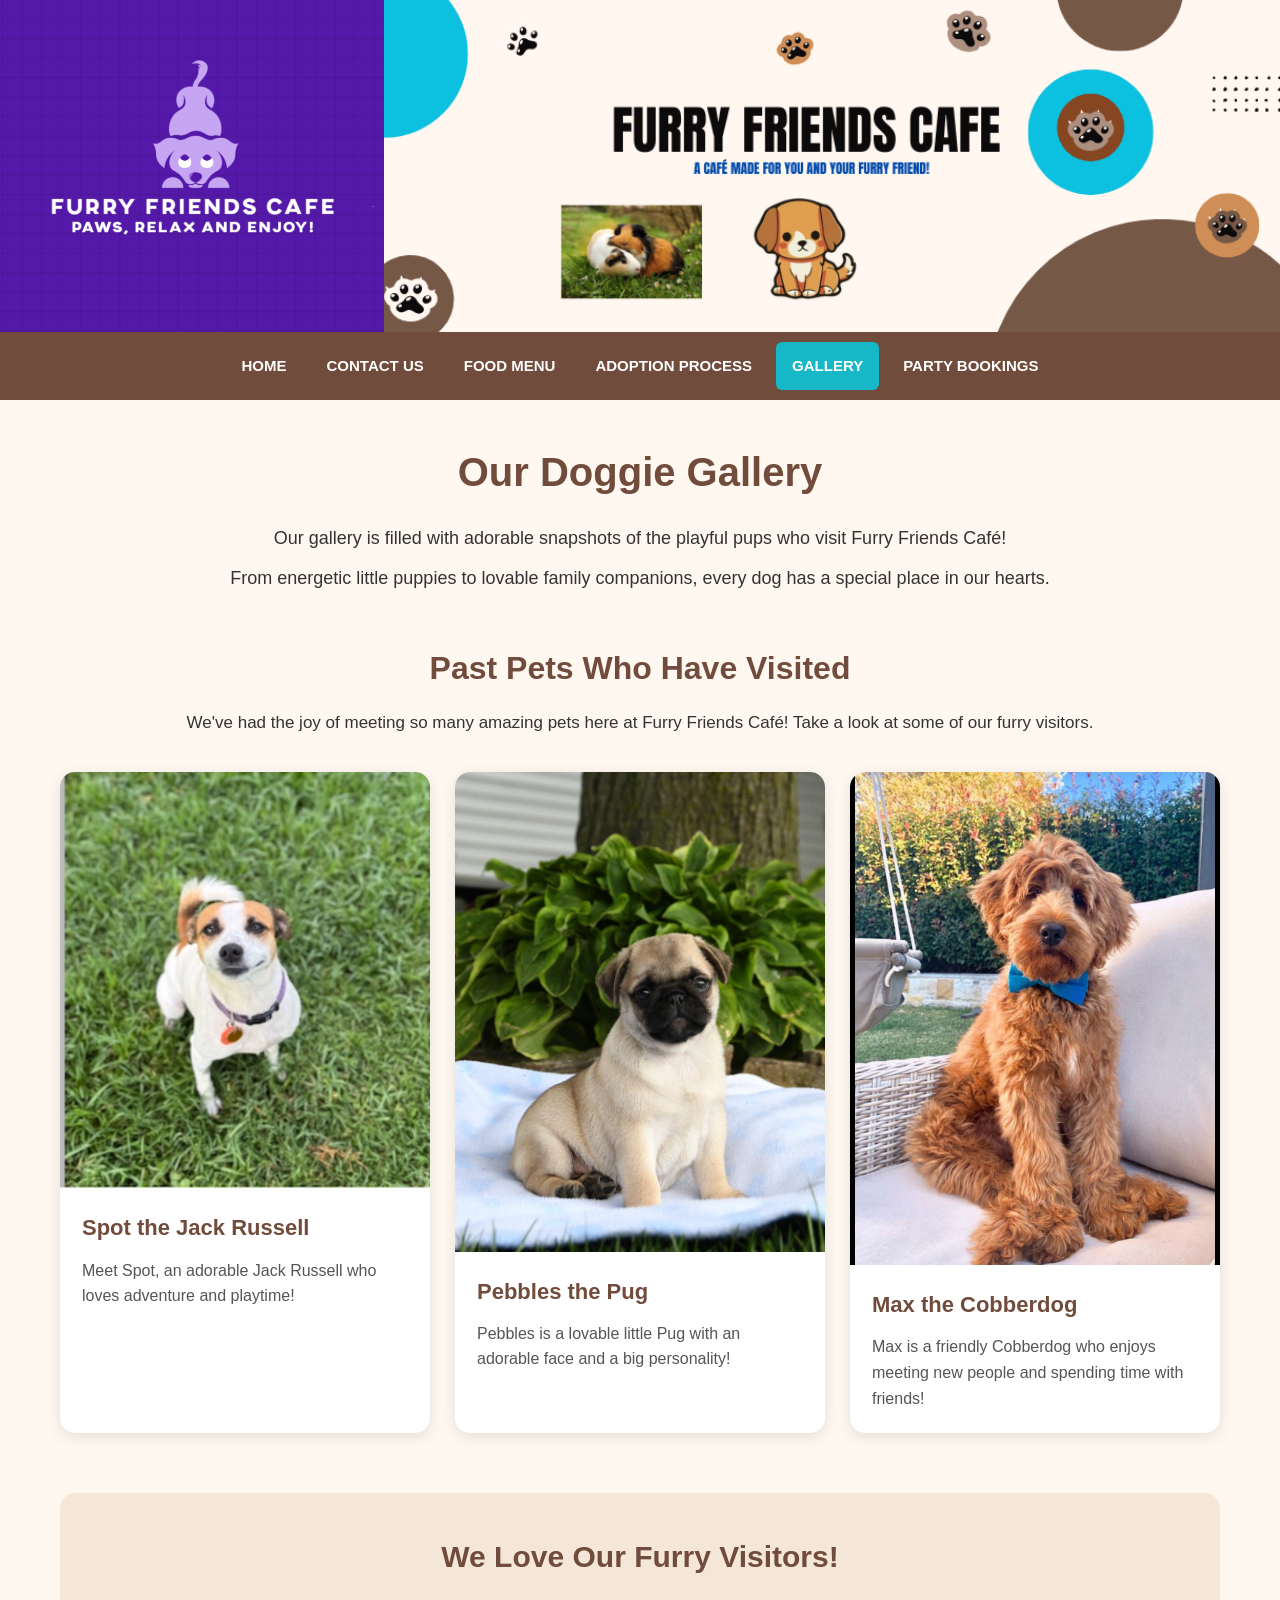
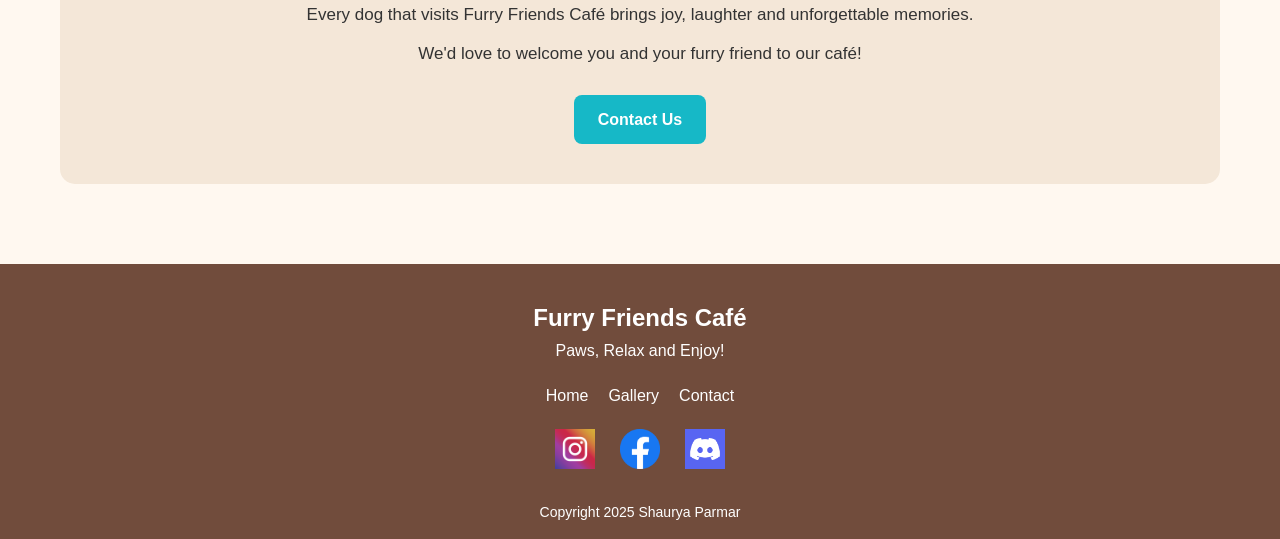
<file: DOGS WEBSITE/html/gallery.html>
<!DOCTYPE html>
<html lang="en">
<head>
    <meta charset="UTF-8">
    <meta name="viewport" content="width=device-width, initial-scale=1.0">
    <title>Dog Gallery | Furry Friends Café</title>
    <link rel="stylesheet" href="../css/mystyles.css">
</head>
<body>
    <!-- Header -->
    <header class="site-header">
        <img src="../IMAGES/Cafelogo.png" alt="Furry Friends Café Logo" class="cafe-logo">
        <img src="../IMAGES/logoandbanner.png" alt="Furry Friends Café Banner" class="cafe-banner">
    </header>
    <!-- Responsive Navigation -->
    <nav class="topnav" aria-label="Main navigation">
        <button type="button" class="hamburger"
                aria-label="Open navigation menu"
                aria-expanded="false" aria-controls="navLinks">&#9776;</button>
        <div class="nav-links" id="navLinks">
            <a href="../index.html">HOME</a>
            <a href="contact.html">CONTACT US</a>
            <a href="menu.html">FOOD MENU</a>
            <a href="adopt.html">ADOPTION PROCESS</a>
            <a href="gallery.html" class="active" aria-current="page">GALLERY</a>
            <a href="party.html">PARTY BOOKINGS</a>
        </div>
    </nav>
    <main>
        <!-- Gallery Introduction -->
        <section class="gallery-intro">
            <h1>Our Doggie Gallery</h1>
            <p>Our gallery is filled with adorable snapshots of the playful pups who visit Furry Friends Café!</p>
            <p>From energetic little puppies to lovable family companions, every dog has a special place in our hearts.</p>
        </section>
        <!-- Past Pets Gallery -->
        <section class="gallery-section">
            <h2>Past Pets Who Have Visited</h2>
            <p class="gallery-description">We've had the joy of meeting so many amazing pets here at Furry Friends Café! Take a look at some of our furry visitors.</p>
            <div class="dog-gallery">
                <!-- Spot -->
                <article class="gallery-card">
                    <img src="../IMAGES/spot.jpeg" alt="Spot the Jack Russell">
                    <div class="gallery-info">
                        <h3>Spot the Jack Russell</h3>
                        <p>Meet Spot, an adorable Jack Russell who loves adventure and playtime!</p>
                    </div>
                </article>
                <!-- Pebbles -->
                <article class="gallery-card">
                    <img src="../IMAGES/pugpuppy.jpeg" alt="Pebbles the Pug">
                    <div class="gallery-info">
                        <h3>Pebbles the Pug</h3>
                        <p>Pebbles is a lovable little Pug with an adorable face and a big personality!</p>
                    </div>
                </article>
                <!-- Max -->
                <article class="gallery-card">
                    <img src="../IMAGES/cobberdog.jpeg" alt="Max the Cobberdog">
                    <div class="gallery-info">
                        <h3>Max the Cobberdog</h3>
                        <p>Max is a friendly Cobberdog who enjoys meeting new people and spending time with friends!</p>
                    </div>
                </article>
            </div>
        </section>
        <!-- Gallery Message -->
        <section class="gallery-message">
            <h2>We Love Our Furry Visitors!</h2>
            <p>Every dog that visits Furry Friends Café brings joy, laughter and unforgettable memories.</p>
            <p>We'd love to welcome you and your furry friend to our café!</p>
            <a href="contact.html" class="btn">Contact Us</a>
        </section>
    </main>
    <!-- Footer -->
    <footer class="site-footer">
        <div class="footer-content">
            <h3>Furry Friends Café</h3>
            <p>Paws, Relax and Enjoy!</p>
            <div class="footer-links">
                <a href="../index.html">Home</a>
                <a href="gallery.html">Gallery</a>
                <a href="contact.html">Contact</a>
            </div>
            <div class="social-icons">
                <a href="https://www.instagram.com/" aria-label="Instagram">
                    <img src="../IMAGES/instagram.jpeg" alt="Instagram">
                </a>
                <a href="https://www.facebook.com/" aria-label="Facebook">
                    <img src="../IMAGES/facebook.png" alt="Facebook">
                </a>
                <a href="https://discord.com/" aria-label="Discord">
                    <img src="../IMAGES/discord.png" alt="Discord">
                </a>
            </div>
        </div>
        <p class="copyright">Copyright 2025 Shaurya Parmar</p>
    </footer>
    <script src="../js/navbar.js"></script>
</body>
</html>
</file>
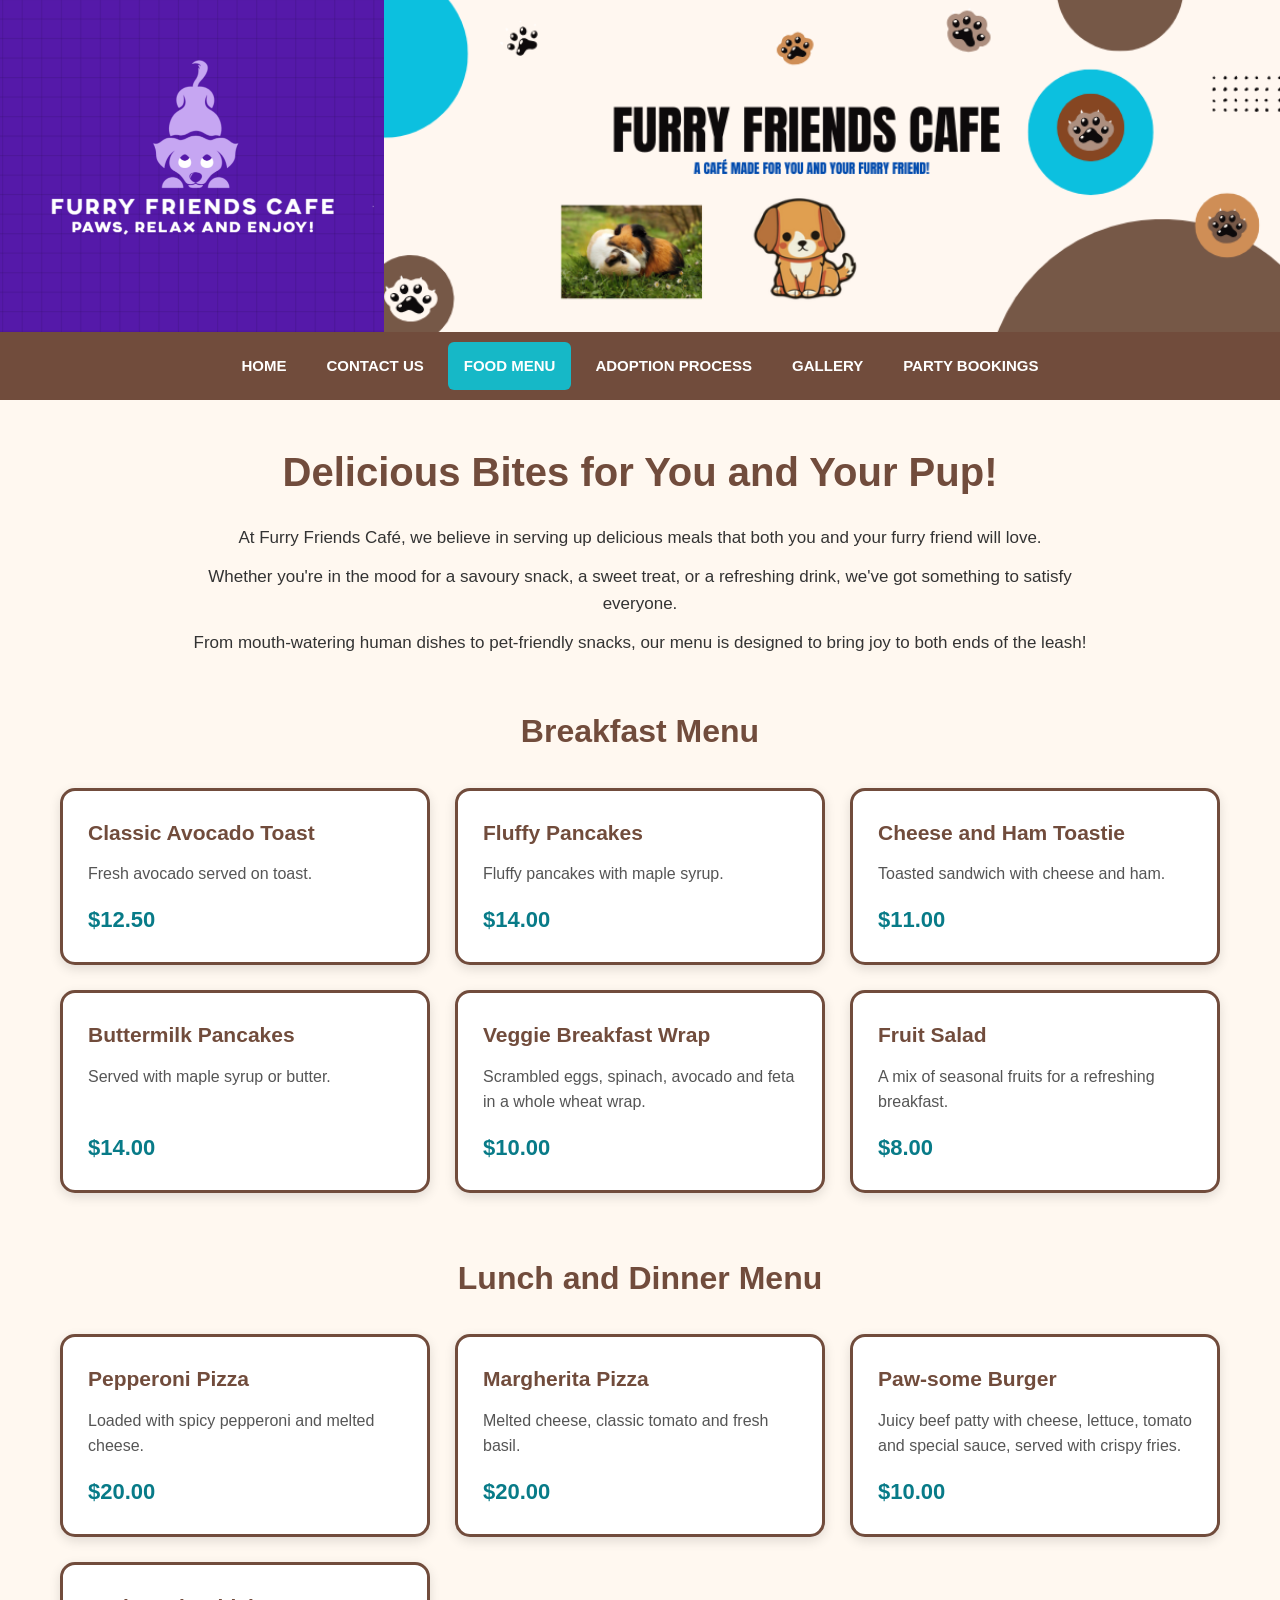
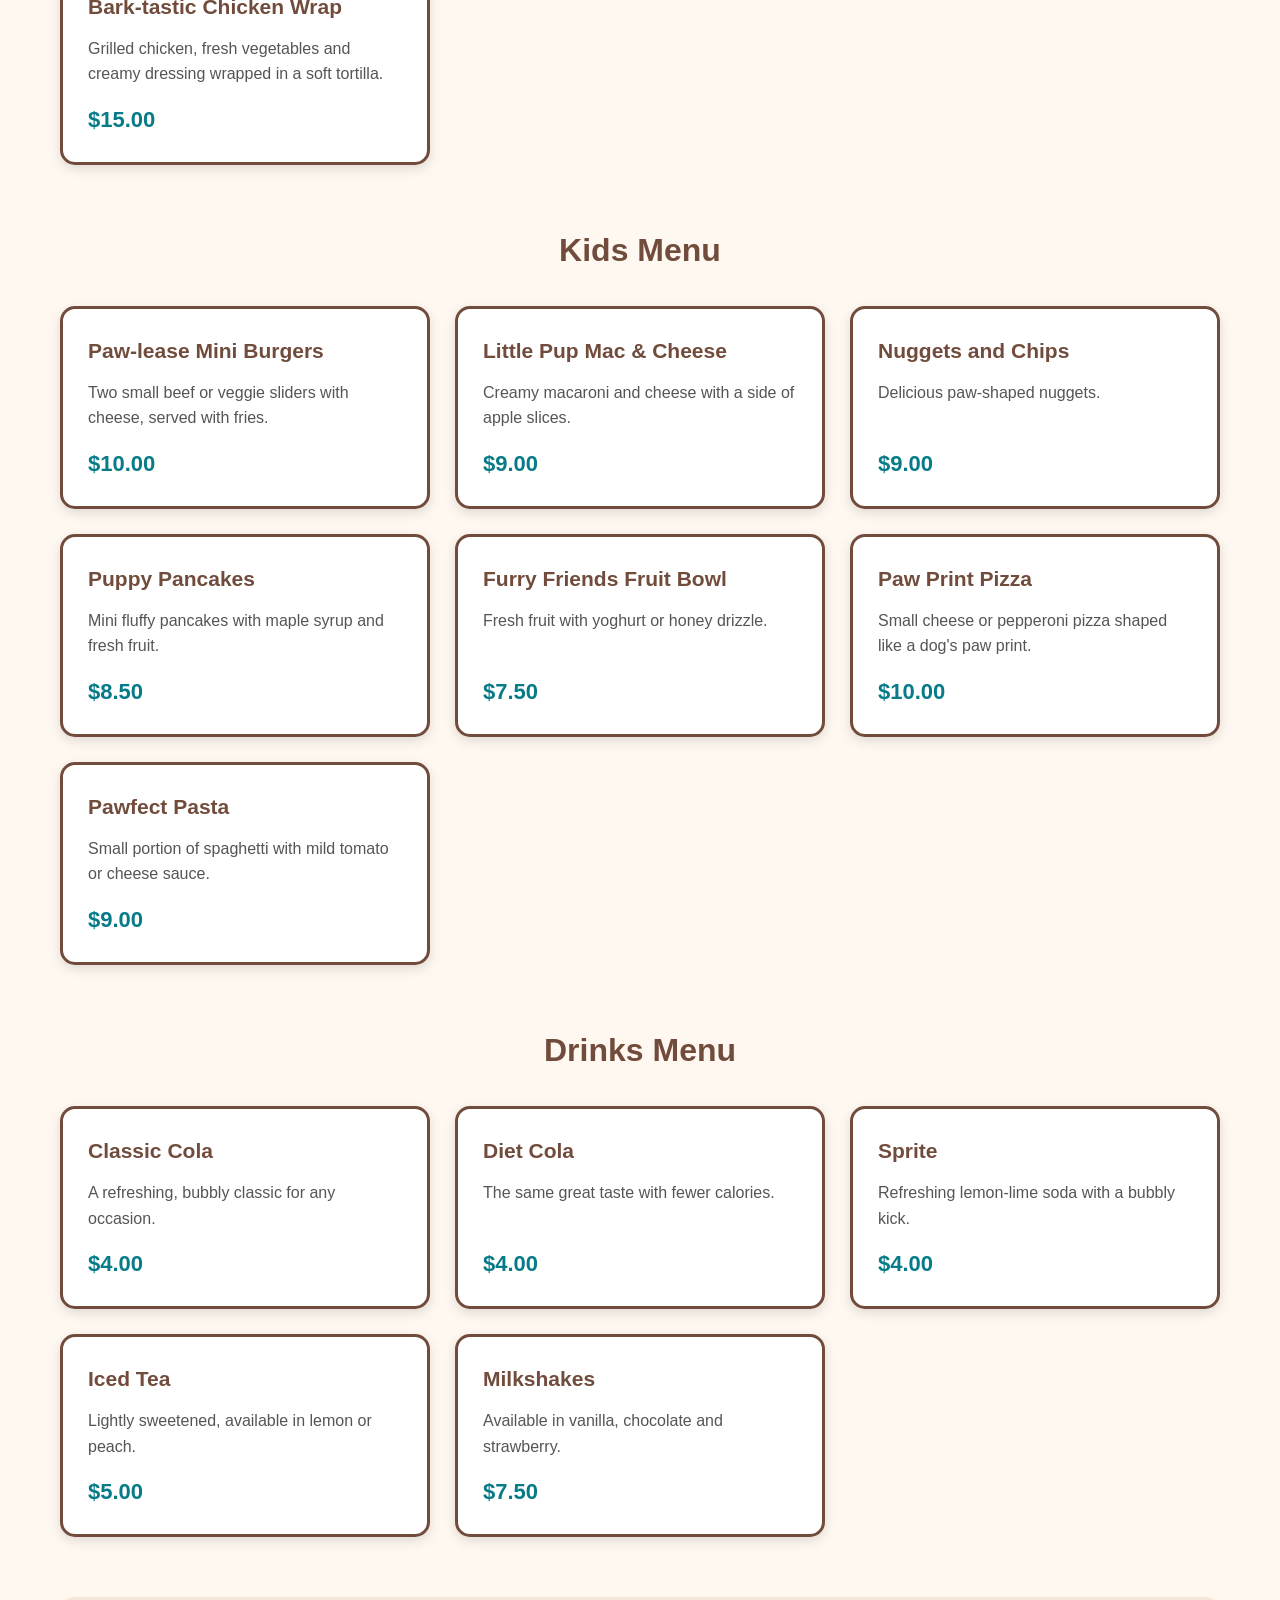
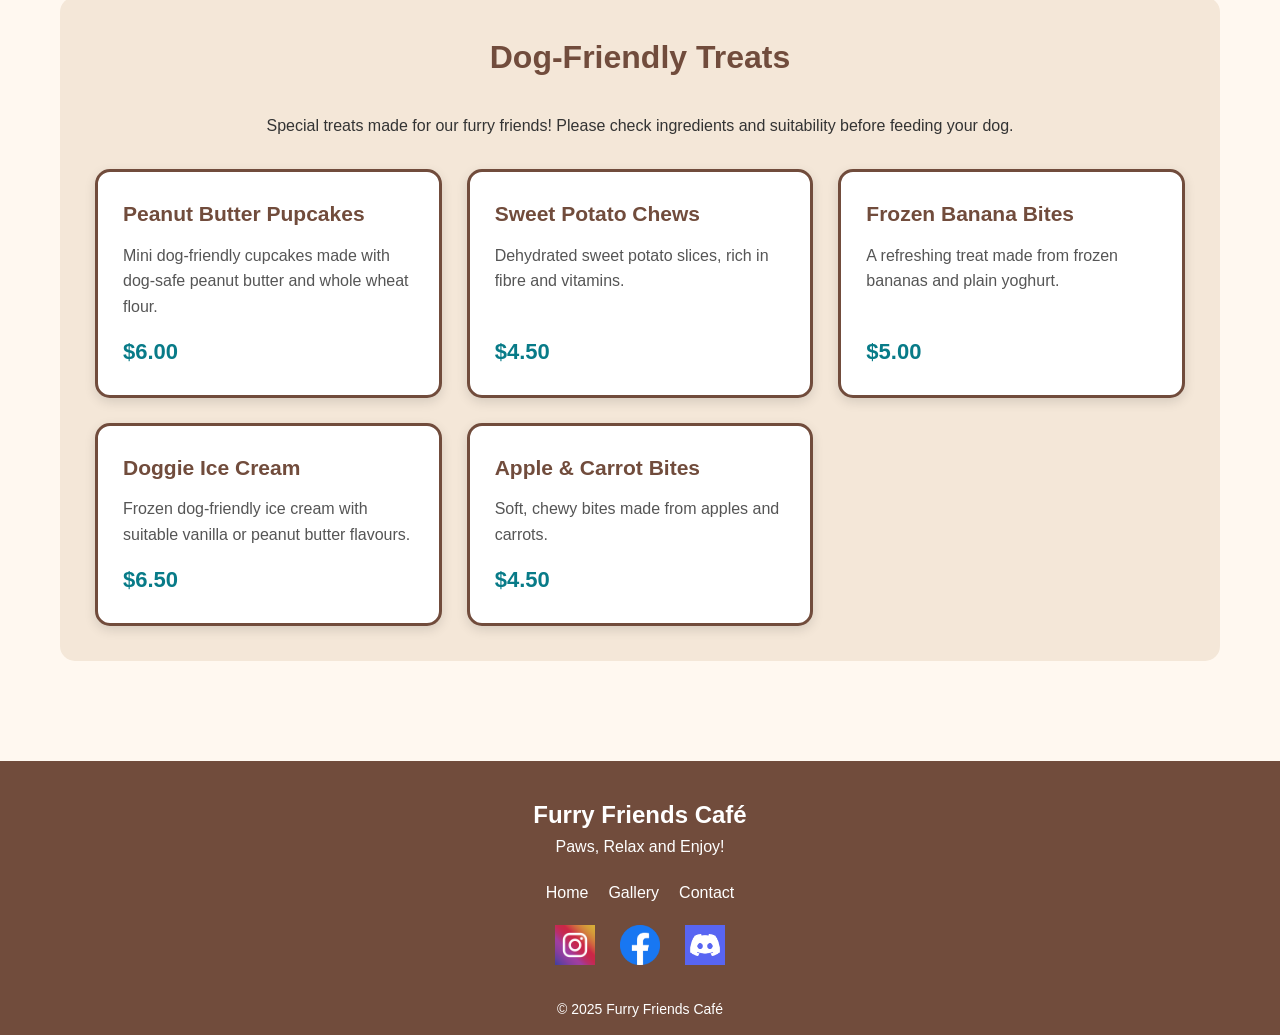
<file: DOGS WEBSITE/html/menu.html>
<!DOCTYPE html>
<html lang="en">

<head>
    <meta charset="UTF-8">
    <meta name="viewport" content="width=device-width, initial-scale=1.0">
    <title>Food Menu | Furry Friends Café</title>
    <link rel="stylesheet" href="../css/mystyles.css">
    <!-- Menu-card borders are defined here so they display even if an older
         version of the shared stylesheet is cached or edited accidentally. -->
    <style>
        .menu-grid > .menu-card {
            border: 3px solid #714c3c;
            border-radius: 15px;
            background: #fff;
            box-shadow: 0 4px 12px rgba(0, 0, 0, 0.12);
            overflow: hidden;
        }
    </style>
</head>

<body>

    <!-- Header -->
    <header class="site-header">
        <img
            src="../IMAGES/Cafelogo.png"
            alt="Furry Friends Café Logo"
            class="cafe-logo"
        >

        <img
            src="../IMAGES/logoandbanner.png"
            alt="Furry Friends Café Banner"
            class="cafe-banner"
        >
    </header>

    <!-- Navigation -->
        <!-- Responsive Navigation -->
    <nav class="topnav" aria-label="Main navigation">
        <button type="button" class="hamburger"
                aria-label="Open navigation menu"
                aria-expanded="false" aria-controls="navLinks">&#9776;</button>
        <div class="nav-links" id="navLinks">
            <a href="../index.html">HOME</a>
            <a href="contact.html">CONTACT US</a>
            <a href="menu.html" class="active" aria-current="page">FOOD MENU</a>
            <a href="adopt.html">ADOPTION PROCESS</a>
            <a href="gallery.html">GALLERY</a>
            <a href="party.html">PARTY BOOKINGS</a>
        </div>
    </nav>

    <main>

        <!-- Menu Introduction -->
        <section class="menu-intro">
            <h1>Delicious Bites for You and Your Pup!</h1>

            <p>
                At Furry Friends Café, we believe in serving up
                delicious meals that both you and your furry friend
                will love.
            </p>

            <p>
                Whether you're in the mood for a savoury snack,
                a sweet treat, or a refreshing drink, we've got
                something to satisfy everyone.
            </p>

            <p>
                From mouth-watering human dishes to pet-friendly
                snacks, our menu is designed to bring joy to both
                ends of the leash!
            </p>
        </section>

        <!-- Breakfast Menu -->
        <section class="menu-section">
            <h2>Breakfast Menu</h2>

            <div class="menu-grid">

                <article class="menu-card">
                    <h3>Classic Avocado Toast</h3>
                    <p>Fresh avocado served on toast.</p>
                    <span class="price">$12.50</span>
                </article>

                <article class="menu-card">
                    <h3>Fluffy Pancakes</h3>
                    <p>Fluffy pancakes with maple syrup.</p>
                    <span class="price">$14.00</span>
                </article>

                <article class="menu-card">
                    <h3>Cheese and Ham Toastie</h3>
                    <p>Toasted sandwich with cheese and ham.</p>
                    <span class="price">$11.00</span>
                </article>

                <article class="menu-card">
                    <h3>Buttermilk Pancakes</h3>
                    <p>Served with maple syrup or butter.</p>
                    <span class="price">$14.00</span>
                </article>

                <article class="menu-card">
                    <h3>Veggie Breakfast Wrap</h3>
                    <p>
                        Scrambled eggs, spinach, avocado and feta
                        in a whole wheat wrap.
                    </p>
                    <span class="price">$10.00</span>
                </article>

                <article class="menu-card">
                    <h3>Fruit Salad</h3>
                    <p>
                        A mix of seasonal fruits for a
                        refreshing breakfast.
                    </p>
                    <span class="price">$8.00</span>
                </article>

            </div>
        </section>

        <!-- Lunch and Dinner -->
        <section class="menu-section">
            <h2>Lunch and Dinner Menu</h2>

            <div class="menu-grid">

                <article class="menu-card">
                    <h3>Pepperoni Pizza</h3>
                    <p>
                        Loaded with spicy pepperoni
                        and melted cheese.
                    </p>
                    <span class="price">$20.00</span>
                </article>

                <article class="menu-card">
                    <h3>Margherita Pizza</h3>
                    <p>
                        Melted cheese, classic tomato
                        and fresh basil.
                    </p>
                    <span class="price">$20.00</span>
                </article>

                <article class="menu-card">
                    <h3>Paw-some Burger</h3>
                    <p>
                        Juicy beef patty with cheese, lettuce,
                        tomato and special sauce, served
                        with crispy fries.
                    </p>
                    <span class="price">$10.00</span>
                </article>

                <article class="menu-card">
                    <h3>Bark-tastic Chicken Wrap</h3>
                    <p>
                        Grilled chicken, fresh vegetables
                        and creamy dressing wrapped
                        in a soft tortilla.
                    </p>
                    <span class="price">$15.00</span>
                </article>

            </div>
        </section>

        <!-- Kids Menu -->
        <section class="menu-section">
            <h2>Kids Menu</h2>

            <div class="menu-grid">

                <article class="menu-card">
                    <h3>Paw-lease Mini Burgers</h3>
                    <p>
                        Two small beef or veggie sliders
                        with cheese, served with fries.
                    </p>
                    <span class="price">$10.00</span>
                </article>

                <article class="menu-card">
                    <h3>Little Pup Mac &amp; Cheese</h3>
                    <p>
                        Creamy macaroni and cheese
                        with a side of apple slices.
                    </p>
                    <span class="price">$9.00</span>
                </article>

                <article class="menu-card">
                    <h3>Nuggets and Chips</h3>
                    <p>Delicious paw-shaped nuggets.</p>
                    <span class="price">$9.00</span>
                </article>

                <article class="menu-card">
                    <h3>Puppy Pancakes</h3>
                    <p>
                        Mini fluffy pancakes with maple
                        syrup and fresh fruit.
                    </p>
                    <span class="price">$8.50</span>
                </article>

                <article class="menu-card">
                    <h3>Furry Friends Fruit Bowl</h3>
                    <p>
                        Fresh fruit with yoghurt
                        or honey drizzle.
                    </p>
                    <span class="price">$7.50</span>
                </article>

                <article class="menu-card">
                    <h3>Paw Print Pizza</h3>
                    <p>
                        Small cheese or pepperoni pizza
                        shaped like a dog's paw print.
                    </p>
                    <span class="price">$10.00</span>
                </article>

                <article class="menu-card">
                    <h3>Pawfect Pasta</h3>
                    <p>
                        Small portion of spaghetti with
                        mild tomato or cheese sauce.
                    </p>
                    <span class="price">$9.00</span>
                </article>

            </div>
        </section>

        <!-- Drinks -->
        <section class="menu-section">
            <h2>Drinks Menu</h2>

            <div class="menu-grid">

                <article class="menu-card">
                    <h3>Classic Cola</h3>
                    <p>
                        A refreshing, bubbly classic
                        for any occasion.
                    </p>
                    <span class="price">$4.00</span>
                </article>

                <article class="menu-card">
                    <h3>Diet Cola</h3>
                    <p>
                        The same great taste
                        with fewer calories.
                    </p>
                    <span class="price">$4.00</span>
                </article>

                <article class="menu-card">
                    <h3>Sprite</h3>
                    <p>
                        Refreshing lemon-lime soda
                        with a bubbly kick.
                    </p>
                    <span class="price">$4.00</span>
                </article>

                <article class="menu-card">
                    <h3>Iced Tea</h3>
                    <p>
                        Lightly sweetened, available
                        in lemon or peach.
                    </p>
                    <span class="price">$5.00</span>
                </article>

                <article class="menu-card">
                    <h3>Milkshakes</h3>
                    <p>
                        Available in vanilla,
                        chocolate and strawberry.
                    </p>
                    <span class="price">$7.50</span>
                </article>

            </div>
        </section>

        <!-- Dog-Friendly Treats -->
        <section class="menu-section dog-menu">
            <h2>Dog-Friendly Treats</h2>

            <p class="dog-menu-note">
                Special treats made for our furry friends!
                Please check ingredients and suitability
                before feeding your dog.
            </p>

            <div class="menu-grid">

                <article class="menu-card">
                    <h3>Peanut Butter Pupcakes</h3>
                    <p>
                        Mini dog-friendly cupcakes made with
                        dog-safe peanut butter and whole
                        wheat flour.
                    </p>
                    <span class="price">$6.00</span>
                </article>

                <article class="menu-card">
                    <h3>Sweet Potato Chews</h3>
                    <p>
                        Dehydrated sweet potato slices,
                        rich in fibre and vitamins.
                    </p>
                    <span class="price">$4.50</span>
                </article>

                <article class="menu-card">
                    <h3>Frozen Banana Bites</h3>
                    <p>
                        A refreshing treat made from
                        frozen bananas and plain yoghurt.
                    </p>
                    <span class="price">$5.00</span>
                </article>

                <article class="menu-card">
                    <h3>Doggie Ice Cream</h3>
                    <p>
                        Frozen dog-friendly ice cream
                        with suitable vanilla or
                        peanut butter flavours.
                    </p>
                    <span class="price">$6.50</span>
                </article>

                <article class="menu-card">
                    <h3>Apple &amp; Carrot Bites</h3>
                    <p>
                        Soft, chewy bites made from
                        apples and carrots.
                    </p>
                    <span class="price">$4.50</span>
                </article>

            </div>
        </section>

    </main>

    <!-- Footer -->
    <footer class="site-footer">

        <div class="footer-content">
            <h3>Furry Friends Café</h3>
            <p>Paws, Relax and Enjoy!</p>

            <div class="footer-links">
                <a href="../index.html">Home</a>
                <a href="gallery.html">Gallery</a>
                <a href="contact.html">Contact</a>
            </div>

            <div class="social-icons">
                <a href="https://www.instagram.com/accounts/login/"
                   aria-label="Instagram">
                    <img
                        src="../IMAGES/instagram.jpeg"
                        alt="Instagram"
                    >
                </a>

                <a href="https://www.facebook.com/"
                   aria-label="Facebook">
                    <img
                        src="../IMAGES/facebook.png"
                        alt="Facebook"
                    >
                </a>

                <a href="https://discord.com/"
                   aria-label="Discord">
                    <img
                        src="../IMAGES/discord.png"
                        alt="Discord"
                    >
                </a>
            </div>
        </div>

        <p class="copyright">
            &copy; 2025 Furry Friends Café
        </p>

    </footer>

    <!-- Shared hamburger menu JavaScript -->
    <script src="../js/navbar.js"></script>
</body>
</html>
</file>
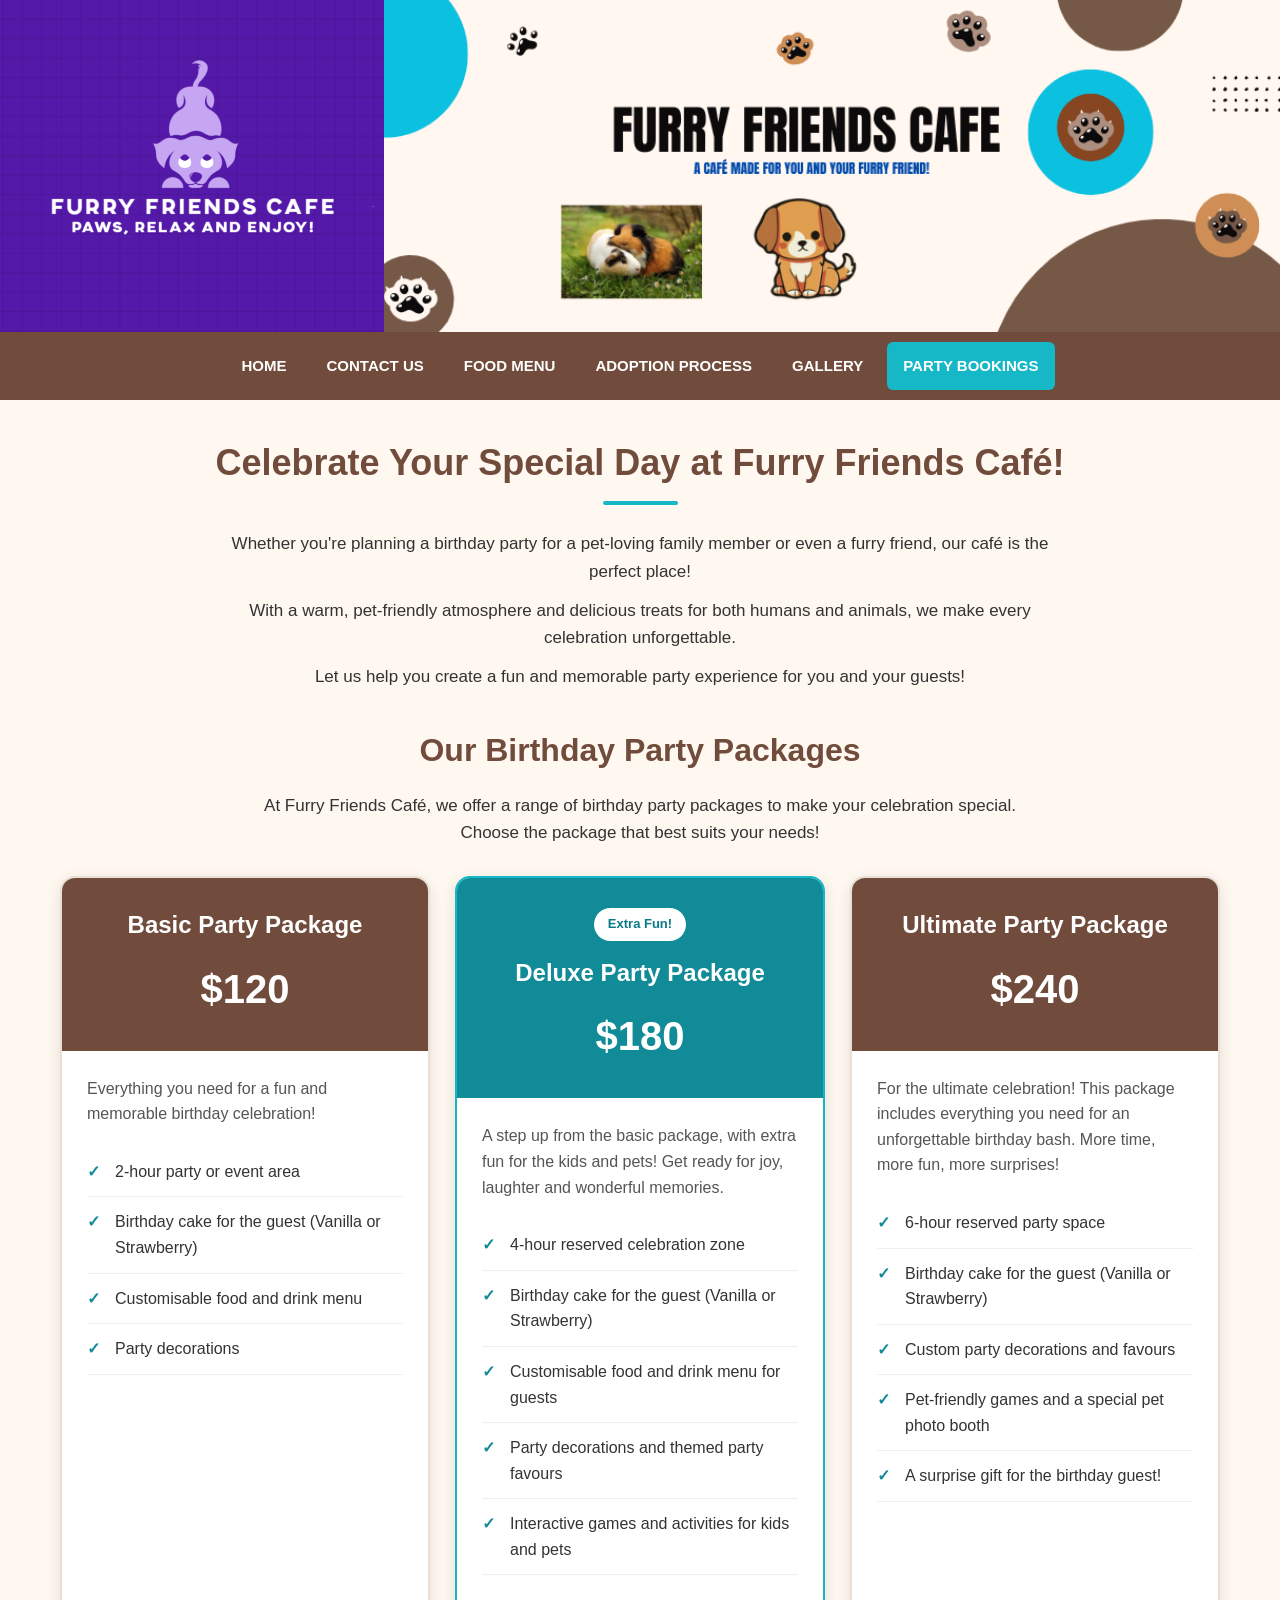
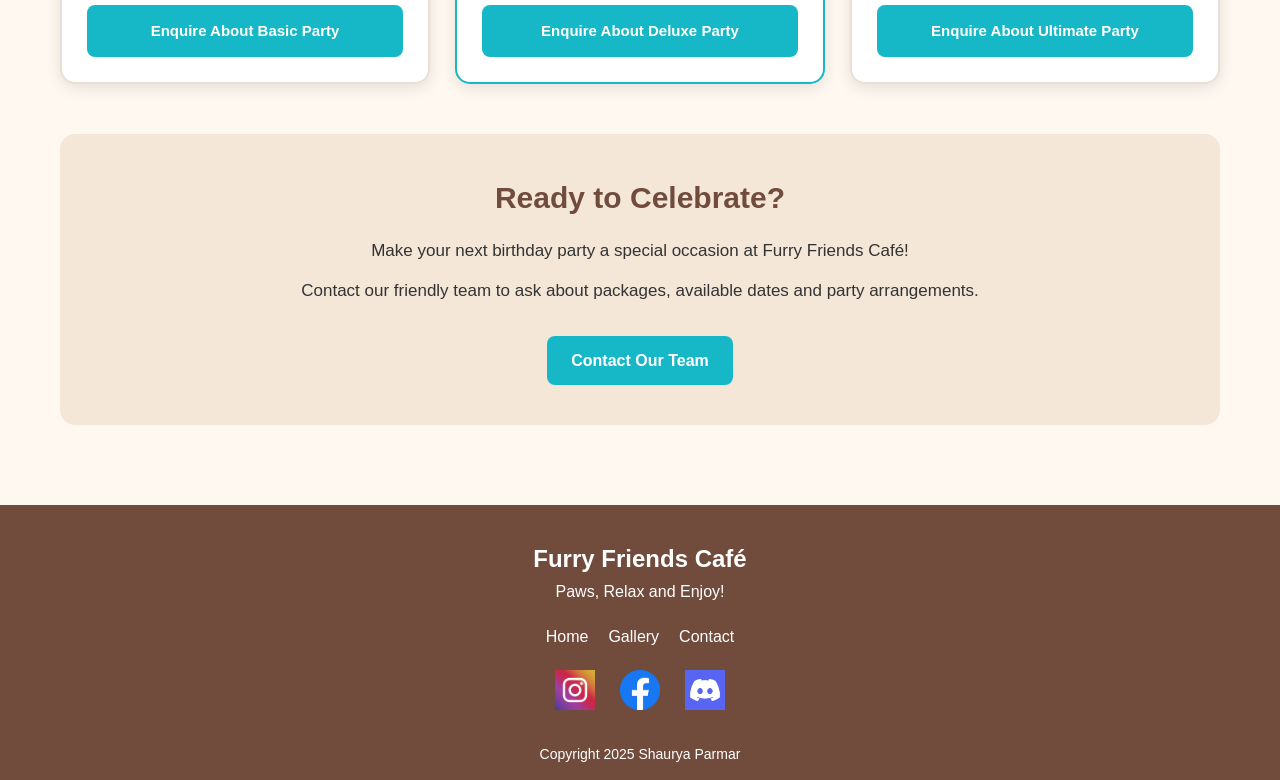
<file: DOGS WEBSITE/html/party.html>
<!DOCTYPE html>
<html lang="en">
<head>
    <meta charset="UTF-8">
    <meta name="viewport" content="width=device-width, initial-scale=1.0">
    <title>Party Bookings | Furry Friends Café</title>
    <link rel="stylesheet" href="../css/mystyles.css">
</head>
<body>
    <!-- Header -->
    <header class="site-header">
        <img src="../IMAGES/Cafelogo.png" alt="Furry Friends Café Logo" class="cafe-logo">
        <img src="../IMAGES/logoandbanner.png" alt="Furry Friends Café Banner" class="cafe-banner">
    </header>
    <!-- Responsive Navigation -->
    <nav class="topnav" aria-label="Main navigation">
        <button type="button" class="hamburger"
                aria-label="Open navigation menu"
                aria-expanded="false" aria-controls="navLinks">&#9776;</button>
        <div class="nav-links" id="navLinks">
            <a href="../index.html">HOME</a>
            <a href="contact.html">CONTACT US</a>
            <a href="menu.html">FOOD MENU</a>
            <a href="adopt.html">ADOPTION PROCESS</a>
            <a href="gallery.html">GALLERY</a>
            <a href="party.html" class="active" aria-current="page">PARTY BOOKINGS</a>
        </div>
    </nav>
    <main>
        <section class="party-intro">
            <h1>Celebrate Your Special Day at Furry Friends Café!</h1>
            <p>Whether you're planning a birthday party for a pet-loving family member or even a furry friend, our café is the perfect place!</p>
            <p>With a warm, pet-friendly atmosphere and delicious treats for both humans and animals, we make every celebration unforgettable.</p>
            <p>Let us help you create a fun and memorable party experience for you and your guests!</p>
        </section>
        <section class="party-section">
            <h2>Our Birthday Party Packages</h2>
            <p class="party-description">At Furry Friends Café, we offer a range of birthday party packages to make your celebration special. Choose the package that best suits your needs!</p>
            <div class="party-grid">
                <!-- Basic Party Package -->
                <article class="party-card">
                    <div class="party-card-header">
                        <h3>Basic Party Package</h3>
                        <p class="party-price">$120</p>
                    </div>
                    <div class="party-card-content">
                        <p class="party-summary">Everything you need for a fun and memorable birthday celebration!</p>
                        <ul>
                            <li>2-hour party or event area</li>
                            <li>Birthday cake for the guest (Vanilla or Strawberry)</li>
                            <li>Customisable food and drink menu</li>
                            <li>Party decorations</li>
                        </ul>
                        <a href="contact.html" class="btn">Enquire About Basic Party</a>
                    </div>
                </article>
                <!-- Deluxe Party Package -->
                <article class="party-card featured-party">
                    <div class="party-card-header">
                        <span class="party-badge">Extra Fun!</span>
                        <h3>Deluxe Party Package</h3>
                        <p class="party-price">$180</p>
                    </div>
                    <div class="party-card-content">
                        <p class="party-summary">A step up from the basic package, with extra fun for the kids and pets! Get ready for joy, laughter and wonderful memories.</p>
                        <ul>
                            <li>4-hour reserved celebration zone</li>
                            <li>Birthday cake for the guest (Vanilla or Strawberry)</li>
                            <li>Customisable food and drink menu for guests</li>
                            <li>Party decorations and themed party favours</li>
                            <li>Interactive games and activities for kids and pets</li>
                        </ul>
                        <a href="contact.html" class="btn">Enquire About Deluxe Party</a>
                    </div>
                </article>
                <!-- Ultimate Party Package -->
                <article class="party-card">
                    <div class="party-card-header">
                        <h3>Ultimate Party Package</h3>
                        <p class="party-price">$240</p>
                    </div>
                    <div class="party-card-content">
                        <p class="party-summary">For the ultimate celebration! This package includes everything you need for an unforgettable birthday bash. More time, more fun, more surprises!</p>
                        <ul>
                            <li>6-hour reserved party space</li>
                            <li>Birthday cake for the guest (Vanilla or Strawberry)</li>
                            <li>Custom party decorations and favours</li>
                            <li>Pet-friendly games and a special pet photo booth</li>
                            <li>A surprise gift for the birthday guest!</li>
                        </ul>
                        <a href="contact.html" class="btn">Enquire About Ultimate Party</a>
                    </div>
                </article>
            </div>
        </section>
        <section class="party-enquiry">
            <h2>Ready to Celebrate?</h2>
            <p>Make your next birthday party a special occasion at Furry Friends Café!</p>
            <p>Contact our friendly team to ask about packages, available dates and party arrangements.</p>
            <a href="contact.html" class="btn">Contact Our Team</a>
        </section>
    </main>
    <!-- Footer -->
    <footer class="site-footer">
        <div class="footer-content">
            <h3>Furry Friends Café</h3>
            <p>Paws, Relax and Enjoy!</p>
            <div class="footer-links">
                <a href="../index.html">Home</a>
                <a href="gallery.html">Gallery</a>
                <a href="contact.html">Contact</a>
            </div>
            <div class="social-icons">
                <a href="https://www.instagram.com/" aria-label="Instagram">
                    <img src="../IMAGES/instagram.jpeg" alt="Instagram">
                </a>
                <a href="https://www.facebook.com/" aria-label="Facebook">
                    <img src="../IMAGES/facebook.png" alt="Facebook">
                </a>
                <a href="https://discord.com/" aria-label="Discord">
                    <img src="../IMAGES/discord.png" alt="Discord">
                </a>
            </div>
        </div>
        <p class="copyright">Copyright 2025 Shaurya Parmar</p>
    </footer>
    <script src="../js/navbar.js"></script>
</body>
</html>
</file>
<file: DOGS WEBSITE/css/mystyles.css>
/* General Reset */
* {
  box-sizing: border-box;
  margin: 0;
  padding: 0;
}

/* Body Styling */
body {
  font-family: Arial, Helvetica, sans-serif;
  background-color: #fff8f0;
  color: #333;
  line-height: 1.6;
}

/* Header */
.site-header {
  display: flex;
  align-items: stretch;
  width: 100%;
  background-color: #fff8f0;
}

.cafe-logo {
  width: 30%;
  object-fit: cover;
}

.cafe-banner {
  width: 70%;
  object-fit: cover;
}

/* Navigation */
.topnav {
  display: flex;
  justify-content: center;
  flex-wrap: wrap;
  background-color: #714c3c;
  padding: 10px;
  gap: 8px;
}

.topnav a {
  color: white;
  text-decoration: none;
  padding: 12px 16px;
  font-size: 16px;
  font-weight: bold;
  border-radius: 6px;
  transition: background-color 0.2s ease;
}

.topnav a:hover {
  background-color: #a8785f;
}

.topnav a.active {
  background-color: #16b8c7;
  color: white;
}

/* Main Content */
main {
  max-width: 1200px;
  margin: 0 auto;
  padding: 40px 20px;
}

/* Welcome Section */
.welcome-section {
  display: flex;
  align-items: center;
  gap: 40px;
  margin-bottom: 60px;
}

.welcome-content {
  flex: 1;
}

.welcome-content h1 {
  font-size: 42px;
  color: #714c3c;
  margin-bottom: 10px;
}

.welcome-content h2 {
  font-size: 24px;
  color: #16a6b5;
  margin-bottom: 20px;
}

.welcome-content p {
  font-size: 17px;
  margin-bottom: 15px;
}

.welcome-image {
  flex: 1;
  min-width: 0;
}

.welcome-image img {
  display: block;
  width: 100%;
  height: 400px;
  object-fit: cover;
  border-radius: 15px;
}

/* Buttons */
.btn {
  display: inline-block;
  background-color: #16b8c7;
  color: white;
  text-decoration: none;
  padding: 12px 24px;
  margin-top: 15px;
  border-radius: 8px;
  font-weight: bold;
  transition: background-color 0.2s ease;
}

.btn:hover {
  background-color: #118b97;
}

/* Location Section */
.location-section {
  text-align: center;
  background-color: #f4e7d8;
  padding: 35px 20px;
  border-radius: 12px;
}

.location-section h2 {
  color: #714c3c;
  margin-bottom: 10px;
}

/* Footer */
.site-footer {
  background-color: #714c3c;
  color: white;
  text-align: center;
  padding: 35px 20px 15px;
}

.footer-content h3 {
  font-size: 24px;
}

.footer-links {
  display: flex;
  justify-content: center;
  gap: 20px;
  margin: 20px 0;
}

.footer-links a {
  color: white;
  text-decoration: none;
}

.footer-links a:hover {
  text-decoration: underline;
}

/* Social Icons */
.social-icons {
  display: flex;
  justify-content: center;
  align-items: center;
  gap: 25px;
  margin: 20px 0;
}

.social-icons img {
  width: 40px;
  height: 40px;
  object-fit: contain;
  transition: transform 0.2s ease;
}

.social-icons a:hover img {
  transform: scale(1.1);
}

.copyright {
  font-size: 14px;
  margin-top: 25px;
}

/* Tablet and Mobile */
@media (max-width: 768px) {
  .site-header {
    flex-direction: column;
  }

  .cafe-logo,
  .cafe-banner {
    width: 100%;
    height: auto;
  }

  .topnav {
    gap: 5px;
  }

  .topnav a {
    font-size: 14px;
    padding: 10px;
  }

  .welcome-section {
    flex-direction: column;
    gap: 25px;
  }

  .welcome-content h1 {
    font-size: 32px;
  }

  .welcome-content h2 {
    font-size: 20px;
  }

  .welcome-image {
    width: 100%;
  }

  .welcome-image img {
    height: 300px;
  }

  .footer-links {
    flex-wrap: wrap;
  }
}


/* ==================================
   CONTACT PAGE
================================== */

/* Contact Introduction */
.contact-intro {
    text-align: center;
    max-width: 850px;
    margin: 0 auto 50px;
}

.contact-intro h1 {
    font-size: 42px;
    color: #714c3c;
    margin-bottom: 20px;
}

.contact-intro p {
    font-size: 18px;
    margin-bottom: 15px;
}

/* Section Headings */
.team-section h2,
.contact-section h2,
.careers-section h2 {
    color: #714c3c;
    font-size: 32px;
    text-align: center;
    margin-bottom: 25px;
}

/* Team Section */
.team-section {
    margin-bottom: 60px;
}

.team-grid {
    display: grid;
    grid-template-columns: repeat(2, minmax(0, 1fr));
    gap: 30px;
    max-width: 950px;
    margin: 0 auto;
}

.team-card {
    background-color: white;
    border-radius: 15px;
    overflow: hidden;
    box-shadow: 0 4px 15px rgba(0, 0, 0, 0.1);
}

.team-card img {
    display: block;
    width: 100%;
    height: auto;
    object-fit: contain;
}


.team-info {
    padding: 25px;
}

.team-info h3 {
    color: #714c3c;
    font-size: 24px;
}

.team-role {
    color: #118b97;
    font-weight: bold;
    margin: 8px 0 15px;
}

/* Contact Details */
.contact-section {
    margin-bottom: 60px;
    text-align: center;
}

.contact-section > p {
    margin-bottom: 25px;
}

.table-wrapper {
    width: 100%;
    overflow-x: auto;
}

.contact-table {
    width: 100%;
    border-collapse: collapse;
    background-color: white;
    border-radius: 10px;
    overflow: hidden;
    text-align: left;
}

.contact-table th {
    background-color: #714c3c;
    color: white;
    padding: 16px;
}

.contact-table td {
    padding: 16px;
    border-bottom: 1px solid #ddd;
}

.contact-table tbody tr:hover {
    background-color: #f4e7d8;
}

.contact-table a {
    color: #087b88;
    overflow-wrap: anywhere;
}

/* Careers Section */
.careers-section {
    background-color: #f4e7d8;
    padding: 40px 25px;
    border-radius: 15px;
    text-align: center;
}

.careers-section > p {
    margin-bottom: 30px;
}

/* Form Card */
.form-card {
    background-color: white;
    max-width: 600px;
    margin: 0 auto;
    padding: 35px;
    border-radius: 15px;
    box-shadow: 0 4px 15px rgba(0, 0, 0, 0.08);
    text-align: left;
}

.form-card h3 {
    color: #714c3c;
    font-size: 26px;
    text-align: center;
    margin-bottom: 25px;
}

/* Form Fields */
.form-group {
    margin-bottom: 20px;
}

.form-group label {
    display: block;
    font-weight: bold;
    margin-bottom: 8px;
}

.form-group input {
    width: 100%;
    padding: 12px;
    border: 1px solid #bbb;
    border-radius: 8px;
    font-family: inherit;
    font-size: 16px;
}

.form-group input:focus {
    outline: 2px solid #16b8c7;
    outline-offset: 1px;
}

/* Dog Breed Selection */
.breed-options {
    border: 1px solid #ddd;
    border-radius: 8px;
    padding: 15px;
    margin-bottom: 25px;
}

.breed-options legend {
    font-weight: bold;
    padding: 0 5px;
}

.breed-options label {
    display: block;
    margin: 10px 0;
    cursor: pointer;
}

.breed-options input {
    margin-right: 8px;
    accent-color: #16b8c7;
}

/* Submit Button */
.application-form button {
    width: 100%;
    border: none;
    font-size: 17px;
    cursor: pointer;
}

.form-note {
    margin-top: 20px;
    font-size: 14px;
    color: #666;
    text-align: center;
}

/* Responsive Contact Page */
@media (max-width: 768px) {
    .contact-intro h1 {
        font-size: 32px;
    }

    .team-grid {
        grid-template-columns: 1fr;
    }

    .careers-section {
        padding: 25px 15px;
    }

    .form-card {
        padding: 20px;
    }

    .contact-table {
        min-width: 650px;
    }
}


/* ==================================
   FOOD MENU PAGE
================================== */

/* Menu Introduction */
.menu-intro {
    text-align: center;
    max-width: 900px;
    margin: 0 auto 50px;
}

.menu-intro h1 {
    color: #714c3c;
    font-size: 40px;
    margin-bottom: 20px;
}

.menu-intro p {
    font-size: 17px;
    margin-bottom: 12px;
}

/* Menu Sections */
.menu-section {
    margin-bottom: 60px;
}

.menu-section h2 {
    font-size: 32px;
    color: #714c3c;
    text-align: center;
    margin-bottom: 30px;
}

/* Menu Grid */
.menu-grid {
    display: grid;
    grid-template-columns: repeat(3, minmax(0, 1fr));
    gap: 25px;
}

/* Individual Menu Cards */

/* Individual Food Menu Cards */
.menu-card {
    display: flex;
    flex-direction: column;

    background-color: white;

    /* Border around each item */
    border: 2px solid #714c3c;

    /* Rounded corners */
    border-radius: 15px;

    /* Space inside each card */
    padding: 25px;

    /* Shadow underneath each card */
    box-shadow: 0 4px 12px rgba(0, 0, 0, 0.1);

    /* Smooth hover animation */
    transition: transform 0.2s ease,
                box-shadow 0.2s ease;
}



/* Hover Effect */
.menu-card:hover {
    transform: translateY(-5px);
    box-shadow: 0 8px 20px rgba(0, 0, 0, 0.15);
}

.menu-card:hover {
    transform: translateY(-5px);
    box-shadow: 0 8px 20px rgba(0, 0, 0, 0.12);
}

/* Menu Item Name */
.menu-card h3 {
    font-size: 21px;
    color: #714c3c;
    margin-bottom: 12px;
}

/* Menu Item Description */
.menu-card p {
    font-size: 16px;
    color: #555;
    line-height: 1.6;
    margin-bottom: 15px;
}

/* Prices */
.price {
    display: block;
    margin-top: auto;
    font-size: 22px;
    font-weight: bold;
    color: #087b88;
}

/* Dog Menu */
.dog-menu {
    background-color: #f4e7d8;
    border-radius: 15px;
    padding: 35px;
}

.dog-menu-note {
    text-align: center;
    font-size: 16px;
    margin-bottom: 30px;
}

/* Tablet */
@media (max-width: 992px) {
    .menu-grid {
        grid-template-columns: repeat(2, minmax(0, 1fr));
    }
}

/* Mobile */
@media (max-width: 600px) {
    .menu-intro h1 {
        font-size: 30px;
    }

    .menu-section h2 {
        font-size: 26px;
    }

    .menu-grid {
        grid-template-columns: 1fr;
    }

    .menu-card {
        padding: 20px;
    }

    .dog-menu {
        padding: 20px;
    }
}


/* ==================================
   ADOPTION PROCESS PAGE
================================== */

/* Introduction */
.adoption-intro {
  text-align: center;
  max-width: 900px;
  margin: 0 auto 50px;
}

.adoption-intro h1 {
  color: #714c3c;
  font-size: 40px;
  margin-bottom: 20px;
}

.adoption-intro p {
  font-size: 18px;
  line-height: 1.7;
}

/* Adoption Section */
.adoption-section {
  margin-bottom: 60px;
}

.adoption-section h2 {
  color: #714c3c;
  font-size: 32px;
  text-align: center;
  margin-bottom: 30px;
}

/* Dog Card Grid */
.adoption-grid {
  display: grid;
  grid-template-columns: repeat(2, minmax(0, 1fr));
  gap: 30px;
}

/* Individual Dog Cards */
.adoption-card {
  background-color: white;
  border-radius: 15px;
  overflow: hidden;
  box-shadow: 0 4px 15px rgba(0, 0, 0, 0.1);
  transition: transform 0.3s ease;
}

.adoption-card:hover {
  transform: translateY(-5px);
}


/* Adoption Card Images */

/* Adoption Card Images */
.adoption-card img {
    display: block;
    width: 100%;
    height: auto;
}


/* Dog Information */
.adoption-info {
  padding: 25px;
}

.adoption-info h3 {
  color: #714c3c;
  font-size: 26px;
  margin-bottom: 15px;
}

.adoption-info p {
  font-size: 16px;
  margin-bottom: 12px;
  line-height: 1.6;
}

.adoption-info strong {
  color: #714c3c;
}

/* Adoption Buttons */
.adoption-info .btn {
  display: inline-block;
  margin-top: 15px;
}

/* Adoption Process */
.adoption-process {
  background-color: #f4e7d8;
  padding: 40px;
  border-radius: 15px;
  margin-bottom: 40px;
}

.adoption-process h2 {
  color: #714c3c;
  font-size: 30px;
  margin-bottom: 20px;
  text-align: center;
}

.adoption-process ol {
  max-width: 700px;
  margin: 0 auto;
  padding-left: 25px;
}

.adoption-process li {
  font-size: 18px;
  margin-bottom: 15px;
}

/* Responsive Layout */
@media (max-width: 768px) {
  .adoption-grid {
    grid-template-columns: 1fr;
  }

  .adoption-intro h1 {
    font-size: 30px;
  }


  .adoption-info {
    padding: 20px;
  }

  .adoption-process {
    padding: 25px;
  }
}



/* ==================================
   DOG GALLERY PAGE
================================== */

/* Gallery Introduction */
.gallery-intro {
    text-align: center;
    max-width: 900px;
    margin: 0 auto 50px;
}

.gallery-intro h1 {
    font-size: 40px;
    color: #714c3c;
    margin-bottom: 20px;
}

.gallery-intro p {
    font-size: 18px;
    margin-bottom: 12px;
}

/* Gallery Section */
.gallery-section {
    margin-bottom: 60px;
}

.gallery-section h2 {
    font-size: 32px;
    color: #714c3c;
    text-align: center;
    margin-bottom: 15px;
}

.gallery-description {
    text-align: center;
    font-size: 17px;
    margin-bottom: 35px;
}

/* Gallery Grid */
.dog-gallery {
    display: grid;
    grid-template-columns: repeat(3, minmax(0, 1fr));
    gap: 25px;
}

/* Individual Gallery Cards */
.gallery-card {
    background-color: white;
    border-radius: 15px;
    overflow: hidden;
    box-shadow: 0 4px 15px rgba(0, 0, 0, 0.1);
    transition: transform 0.3s ease;
}

.gallery-card:hover {
    transform: translateY(-5px);
}

/* Gallery Images */
.gallery-card img {
    display: block;
    width: 100%;
    height: auto;
}

/* Gallery Information */
.gallery-info {
    padding: 22px;
}

.gallery-info h3 {
    font-size: 22px;
    color: #714c3c;
    margin-bottom: 12px;
}

.gallery-info p {
    font-size: 16px;
    color: #555;
    line-height: 1.6;
}

/* Gallery Message */
.gallery-message {
    background-color: #f4e7d8;
    border-radius: 15px;
    text-align: center;
    padding: 40px 25px;
    margin-bottom: 40px;
}

.gallery-message h2 {
    font-size: 30px;
    color: #714c3c;
    margin-bottom: 20px;
}

.gallery-message p {
    font-size: 17px;
    margin-bottom: 12px;
}

/* Tablet */
@media (max-width: 992px) {
    .dog-gallery {
        grid-template-columns: repeat(2, minmax(0, 1fr));
    }
}

/* Mobile */
@media (max-width: 600px) {
    .dog-gallery {
        grid-template-columns: 1fr;
    }

    .gallery-intro h1 {
        font-size: 30px;
    }

    .gallery-section h2 {
        font-size: 26px;
    }



    .gallery-message {
        padding: 25px 20px;
    }
}



/* ==================================
   PARTY BOOKINGS PAGE
================================== */

/* Party Introduction */
.party-intro {
    text-align: center;
    max-width: 1100px;
    margin: 0 auto 35px;
}

/* Main Heading */
.party-intro h1 {
    font-size: 36px;
    line-height: 1.3;
    color: #714c3c;
    margin-bottom: 25px;
}

/* Turquoise Accent Under Heading */
.party-intro h1::after {
    content: "";
    display: block;
    width: 75px;
    height: 4px;
    background-color: #16b8c7;
    margin: 15px auto 0;
    border-radius: 3px;
}

/* Introduction Paragraphs */
.party-intro p {
    font-size: 17px;
    line-height: 1.6;
    max-width: 850px;
    margin: 0 auto 12px;
}

/* ==================================
   PARTY PACKAGE SECTION
================================== */

.party-section {
    margin-bottom: 50px;
}

/* Package Section Heading */
.party-section h2 {
    font-size: 32px;
    color: #714c3c;
    text-align: center;
    margin-bottom: 15px;
}

/* Package Description */
.party-description {
    font-size: 17px;
    line-height: 1.6;
    text-align: center;
    max-width: 800px;
    margin: 0 auto 30px;
}

/* ==================================
   PARTY PACKAGE GRID
================================== */

/* Three Columns on Desktop */
.party-grid {
    display: grid;
    grid-template-columns: repeat(3, minmax(0, 1fr));
    gap: 25px;
    align-items: stretch;
}

/* Individual Party Cards */
.party-card {
    display: flex;
    flex-direction: column;
    background-color: #ffffff;
    border: 2px solid #eadfd5;
    border-radius: 15px;
    overflow: hidden;
    box-shadow: 0 4px 15px rgba(0, 0, 0, 0.1);
    transition: transform 0.3s ease,
                box-shadow 0.3s ease;
}

/* Hover Animation */
.party-card:hover {
    transform: translateY(-5px);
    box-shadow: 0 8px 25px rgba(0, 0, 0, 0.15);
}

/* ==================================
   PARTY CARD HEADERS
================================== */

.party-card-header {
    background-color: #714c3c;
    color: #ffffff;
    padding: 30px 20px;
    text-align: center;
}

.party-card-header h3 {
    font-size: 24px;
    line-height: 1.4;
    margin-bottom: 15px;
}

/* Party Prices */
.party-price {
    font-size: 40px;
    font-weight: bold;
    color: #ffffff;
}

/* ==================================
   FEATURED DELUXE PACKAGE
================================== */

.featured-party {
    border: 2px solid #16b8c7;
}

.featured-party .party-card-header {
    background-color: #118b97;
}

/* Deluxe Package Badge */
.party-badge {
    display: inline-block;
    background-color: #ffffff;
    color: #087b88;
    font-size: 13px;
    font-weight: bold;
    padding: 6px 14px;
    border-radius: 20px;
    margin-bottom: 15px;
}

/* ==================================
   PARTY CARD CONTENT
================================== */

.party-card-content {
    display: flex;
    flex-direction: column;
    flex: 1;
    padding: 25px;
}

/* Package Summary */
.party-summary {
    font-size: 16px;
    color: #555555;
    line-height: 1.6;
    margin-bottom: 20px;
}

/* Package Features */
.party-card ul {
    list-style: none;
    padding: 0;
    margin: 0 0 30px;
}

/* Individual Features */
.party-card li {
    position: relative;
    font-size: 16px;
    line-height: 1.6;
    padding: 12px 0 12px 28px;
    border-bottom: 1px solid #eeeeee;
}

/* Turquoise Checkmarks */
.party-card li::before {
    content: "✓";
    position: absolute;
    left: 0;
    color: #118b97;
    font-weight: bold;
}

/* ==================================
   PARTY ENQUIRY BUTTONS
================================== */

.party-card .btn {
    display: block;
    margin-top: auto;
    padding: 14px 12px;
    text-align: center;
    font-size: 15px;
    font-weight: bold;
    background-color: #16b8c7;
    color: white;
    border-radius: 8px;
    text-decoration: none;
    transition: background-color 0.2s ease;
}

.party-card .btn:hover {
    background-color: #118b97;
}

/* ==================================
   PARTY ENQUIRY SECTION
================================== */

.party-enquiry {
    background-color: #f4e7d8;
    padding: 40px 25px;
    text-align: center;
    border-radius: 15px;
    margin-bottom: 40px;
}

/* Enquiry Heading */
.party-enquiry h2 {
    font-size: 30px;
    color: #714c3c;
    margin-bottom: 15px;
}

/* Enquiry Paragraphs */
.party-enquiry p {
    font-size: 17px;
    line-height: 1.6;
    margin-bottom: 12px;
}

/* Contact Button */
.party-enquiry .btn {
    margin-top: 20px;
}

/* ==================================
   TABLET RESPONSIVE DESIGN
================================== */

@media (max-width: 992px) {

    /* Two Columns on Tablets */
    .party-grid {
        grid-template-columns: repeat(2, minmax(0, 1fr));
    }

    .party-intro h1 {
        font-size: 32px;
    }

    .party-section h2 {
        font-size: 30px;
    }
}

/* ==================================
   MOBILE RESPONSIVE DESIGN
================================== */

@media (max-width: 600px) {

    /* Introduction */
    .party-intro {
        margin-bottom: 30px;
    }

    .party-intro h1 {
        font-size: 28px;
        line-height: 1.3;
    }

    .party-intro p {
        font-size: 16px;
        line-height: 1.6;
    }

    /* Package Section */
    .party-section {
        margin-bottom: 35px;
    }

    .party-section h2 {
        font-size: 26px;
    }

    .party-description {
        font-size: 16px;
    }

    /* One Column on Mobile */
    .party-grid {
        grid-template-columns: 1fr;
        gap: 20px;
    }

    /* Card Headers */
    .party-card-header {
        padding: 25px 20px;
    }

    .party-card-header h3 {
        font-size: 22px;
    }

    /* Prices */
    .party-price {
        font-size: 34px;
    }

    /* Card Content */
    .party-card-content {
        padding: 20px;
    }

    .party-card li {
        font-size: 15px;
    }

    /* Enquiry Section */
    .party-enquiry {
        padding: 30px 20px;
    }

    .party-enquiry h2 {
        font-size: 26px;
    }

    .party-enquiry p {
        font-size: 16px;
    }
}


/* Tablet Layout */
@media (max-width: 992px) {
    .party-grid {
        grid-template-columns: repeat(2, minmax(0, 1fr));
    }
}

/* Mobile Layout */
@media (max-width: 600px) {
    .party-intro h1 {
        font-size: 30px;
    }

    .party-section h2 {
        font-size: 27px;
    }

    .party-grid {
        grid-template-columns: 1fr;
    }

    .party-card-header h3 {
        font-size: 22px;
    }

    .party-card-content {
        padding: 20px;
    }

    .party-enquiry {
        padding: 30px 20px;
    }

    .party-enquiry h2 {
        font-size: 27px;
    }
}


/* =========================================
   HAMBURGER NAVIGATION
========================================= */

/* Desktop Navigation */
.topnav {
    display: flex;
    justify-content: center;
    align-items: center;
    background-color: #714c3c;
    padding: 10px;
}

/* Navigation Links */
.nav-links {
    display: flex;
    justify-content: center;
    align-items: center;
    flex-wrap: wrap;
    gap: 8px;
}

.nav-links a {
    display: block;
    color: white;
    text-decoration: none;
    padding: 12px 16px;
    font-size: 15px;
    font-weight: bold;
    border-radius: 6px;
}

.nav-links a:hover {
    background-color: #a8785f;
    color: white;
}

.nav-links a.active {
    background-color: #16b8c7;
    color: white;
}

/* Hamburger Hidden on Desktop */
.hamburger {
    display: none;
    background: none;
    border: none;
    color: white;
    font-size: 28px;
    cursor: pointer;
}

/* Mobile Navigation */
@media (max-width: 768px) {

    .topnav {
        display: flex;
        flex-direction: column;
        align-items: stretch;
        padding: 10px 15px;
    }

    /* Display Hamburger */
    .hamburger {
        display: block;
        align-self: flex-end;
        padding: 5px 10px;
    }

    /* Hide Navigation Links */
    .nav-links {
        display: none;
        flex-direction: column;
        flex-wrap: nowrap;
        width: 100%;
        gap: 5px;
        margin-top: 10px;
    }

    /* Display Links When Open */
    .nav-links.open {
        display: flex;
    }

    .nav-links a {
        width: 100%;
        text-align: left;
        padding: 14px;
    }
}


@media (max-width: 768px) {

    .hamburger {
        display: block;
        align-self: flex-end;
    }

    .nav-links {
        display: none;
        flex-direction: column;
        width: 100%;
    }

    .nav-links.open {
        display: flex;
    }

    .nav-links a {
        width: 100%;
        text-align: left;
    }
}

.hamburger {
    display: none;
}


/* ==================================
   MOBILE HAMBURGER MENU FIX
================================== */

@media (max-width: 768px) {

    .topnav {
        display: flex;
        flex-direction: column;
        align-items: stretch;
        background-color: #714c3c;
        padding: 10px 15px;
        min-height: 55px;
    }

    /* Show hamburger on mobile */
    .topnav .hamburger {
        display: block;
        align-self: flex-end;
        background: none;
        border: none;
        color: white;
        font-size: 28px;
        padding: 5px 10px;
        cursor: pointer;
    }

    /* Hide links by default */
    .topnav .nav-links {
        display: none;
        flex-direction: column;
        width: 100%;
        margin-top: 10px;
        gap: 5px;
    }

    /* Show links when clicked */
    .topnav .nav-links.open {
        display: flex;
    }

    .topnav .nav-links a {
        width: 100%;
        text-align: left;
        padding: 12px 15px;
    }
}


/* ==================================
   MOBILE HEADER - HIDE PURPLE LOGO
================================== */

@media (max-width: 768px) {

    /* Hide purple logo on mobile */
    .site-header .cafe-logo {
        display: none;
    }

    /* Keep the illustrated banner */
    .site-header .cafe-banner {
        display: block;
        width: 100%;
        height: auto;
        object-fit: contain;
    }

    /* Allow header to resize */
    .site-header {
        display: flex;
        flex-direction: column;
        height: auto;
        background-color: #fff8f0;
        overflow: hidden;
    }
}


/* ==================================
   MOBILE GALLERY IMPROVEMENTS
================================== */

@media (max-width: 600px) {

    /* Give the gallery more screen space */
    main {
        padding: 20px 12px;
    }

    /* One full-width card per row */
    .dog-gallery {
        display: grid;
        grid-template-columns: minmax(0, 1fr);
        gap: 24px;
        width: 100%;
    }

    /* Gallery Cards */
    .gallery-card {
        width: 100%;
        min-width: 0;
        border-radius: 15px;
        overflow: hidden;
    }

    /* Prevent distorted photographs */
    .gallery-card img {
        display: block;
        width: 100%;
        height: auto;
        object-fit: contain;
    }

    /* Text Content */
    .gallery-info {
        padding: 20px;
    }

    .gallery-info h3 {
        font-size: 21px;
        margin-bottom: 10px;
    }

    .gallery-info p {
        font-size: 16px;
        line-height: 1.6;
    }
}


/* ==================================
   ADOPTION CARD IMAGE AND MOBILE FIX
================================== */

/* All adoption cards */
.adoption-card {
    min-width: 0;
    width: 100%;
}

/* Display full dog photographs */
.adoption-card img {
    display: block;
    width: 100%;
    height: auto;
    object-fit: contain;
}

/* Mobile layout */
@media (max-width: 768px) {

    /* One card per row */
    .adoption-grid {
        display: grid;
        grid-template-columns: minmax(0, 1fr);
        gap: 24px;
        width: 100%;
    }

    /* Give each card enough space */
    .adoption-card {
        width: 100%;
        max-width: 100%;
        overflow: hidden;
    }

    /* Keep original image proportions */
    .adoption-card img {
        width: 100%;
        height: auto;
    }

    /* Comfortable text spacing */
    .adoption-info {
        padding: 20px;
    }

    .adoption-info h3 {
        font-size: 24px;
    }

    .adoption-info p {
        font-size: 16px;
        line-height: 1.6;
    }
}
</file>
